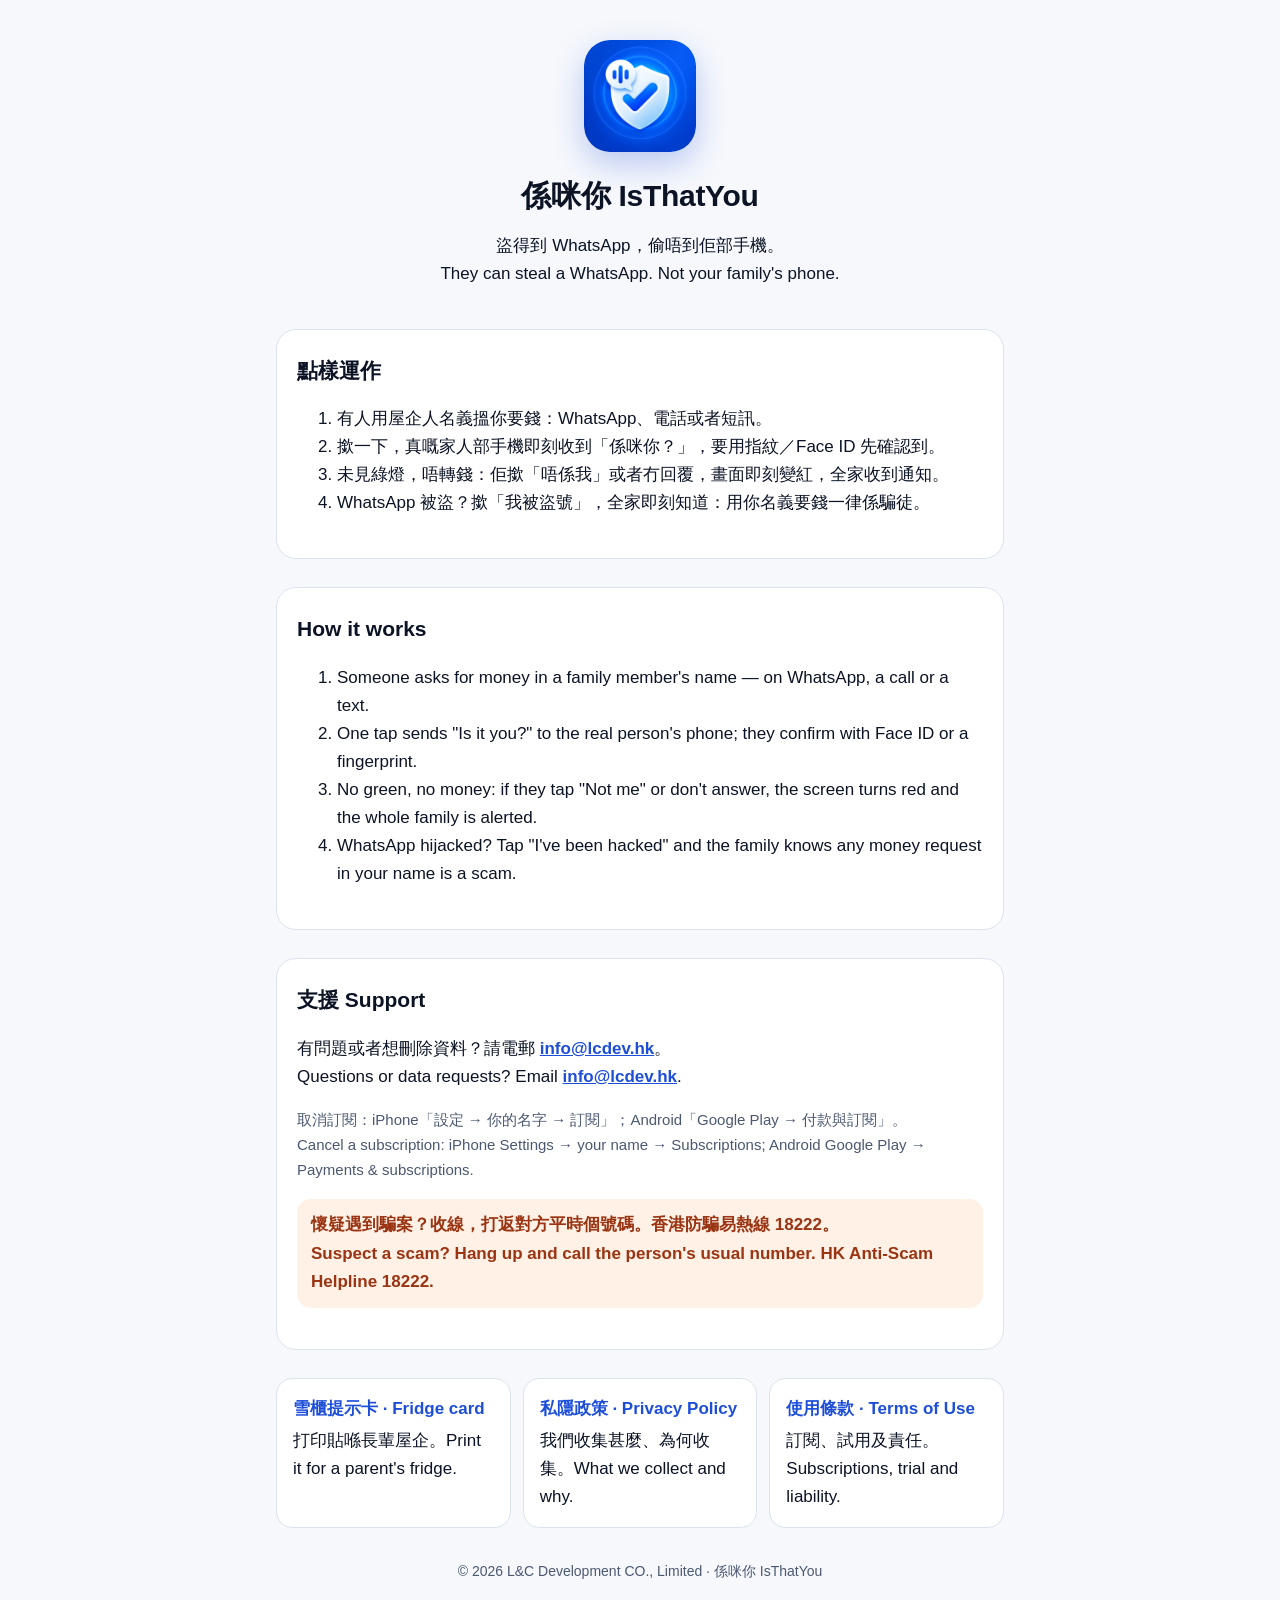
<file: index.html>
<!doctype html>
<html lang="zh-HK">
<head>
<meta charset="utf-8">
<meta name="viewport" content="width=device-width, initial-scale=1">
<title>係咪你 IsThatYou · 支援 Support</title>
<meta name="description" content="係咪你 IsThatYou — 盜得到 WhatsApp，偷唔到佢部手機。一撳問真嘅屋企人：未見綠燈，唔轉錢。Stop WhatsApp-hijack and voice-clone scams with one tap.">
<link rel="icon" href="assets/favicon.png">
<link rel="stylesheet" href="assets/site.css">
</head>
<body>
<div class="wrap">
  <div class="hero">
    <img src="assets/icon.png" alt="係咪你 IsThatYou">
    <h1 style="margin-top:16px">係咪你 IsThatYou</h1>
    <p>盜得到 WhatsApp，偷唔到佢部手機。<br>They can steal a WhatsApp. Not your family's phone.</p>
  </div>

  <section class="doc" lang="zh-HK">
    <h2 style="margin-top:0">點樣運作</h2>
    <ol>
      <li>有人用屋企人名義搵你要錢：WhatsApp、電話或者短訊。</li>
      <li>撳一下，真嘅家人部手機即刻收到「係咪你？」，要用指紋／Face ID 先確認到。</li>
      <li>未見綠燈，唔轉錢：佢撳「唔係我」或者冇回覆，畫面即刻變紅，全家收到通知。</li>
      <li>WhatsApp 被盜？撳「我被盜號」，全家即刻知道：用你名義要錢一律係騙徒。</li>
    </ol>
  </section>

  <section class="doc" lang="en">
    <h2 style="margin-top:0">How it works</h2>
    <ol>
      <li>Someone asks for money in a family member's name — on WhatsApp, a call or a text.</li>
      <li>One tap sends "Is it you?" to the real person's phone; they confirm with Face ID or a fingerprint.</li>
      <li>No green, no money: if they tap "Not me" or don't answer, the screen turns red and the whole family is alerted.</li>
      <li>WhatsApp hijacked? Tap "I've been hacked" and the family knows any money request in your name is a scam.</li>
    </ol>
  </section>

  <section class="doc">
    <h2 style="margin-top:0">支援 Support</h2>
    <p>有問題或者想刪除資料？請電郵 <strong><a href="mailto:info@lcdev.hk">info@lcdev.hk</a></strong>。<br>Questions or data requests? Email <strong><a href="mailto:info@lcdev.hk">info@lcdev.hk</a></strong>.</p>
    <p class="muted">取消訂閱：iPhone「設定 → 你的名字 → 訂閱」；Android「Google Play → 付款與訂閱」。<br>Cancel a subscription: iPhone Settings → your name → Subscriptions; Android Google Play → Payments &amp; subscriptions.</p>
    <p class="note">懷疑遇到騙案？收線，打返對方平時個號碼。香港防騙易熱線 18222。<br>Suspect a scam? Hang up and call the person's usual number. HK Anti-Scam Helpline 18222.</p>
  </section>

  <div class="cards">
    <a href="card.html"><strong>雪櫃提示卡 · Fridge card</strong>打印貼喺長輩屋企。Print it for a parent's fridge.</a>
    <a href="privacy.html"><strong>私隱政策 · Privacy Policy</strong>我們收集甚麼、為何收集。What we collect and why.</a>
    <a href="terms.html"><strong>使用條款 · Terms of Use</strong>訂閱、試用及責任。Subscriptions, trial and liability.</a>
  </div>

  <footer>© 2026 L&amp;C Development CO., Limited · 係咪你 IsThatYou</footer>
</div>
</body>
</html>
</file>
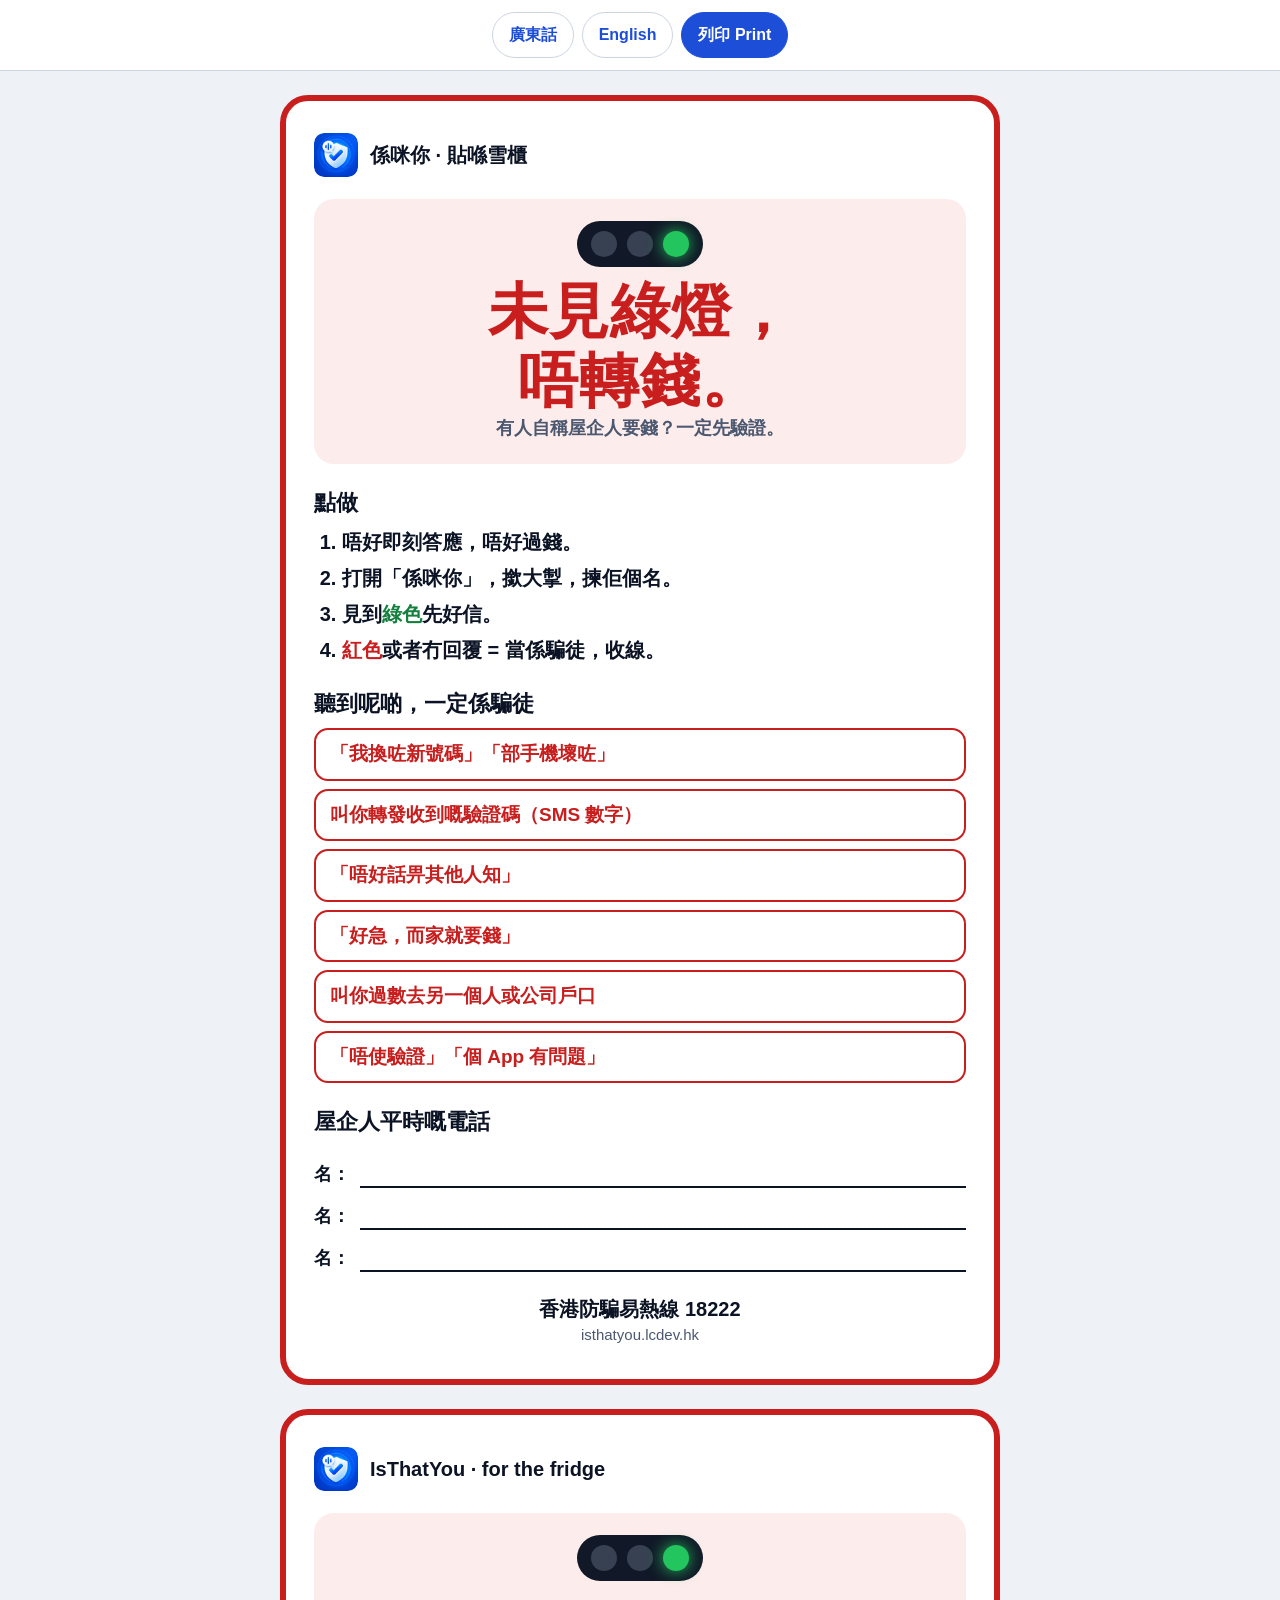
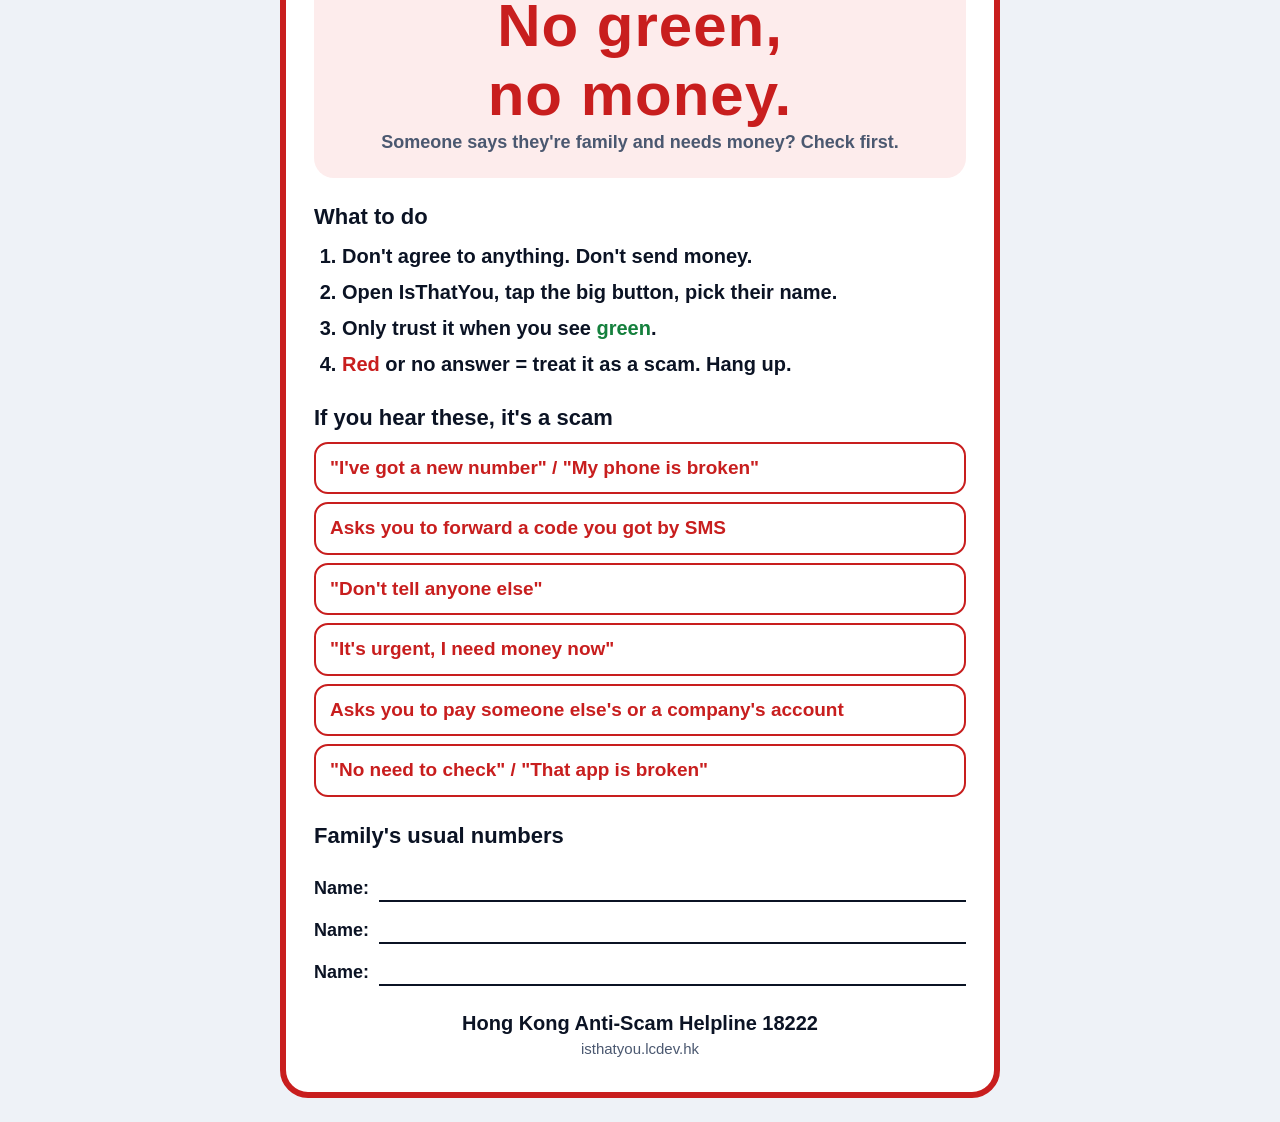
<file: card.html>
<!doctype html>
<html lang="zh-HK">
<head>
<meta charset="utf-8">
<meta name="viewport" content="width=device-width, initial-scale=1">
<title>雪櫃提示卡 Fridge card · 係咪你 IsThatYou</title>
<meta name="description" content="打印貼喺雪櫃：未見綠燈，唔轉錢。Print for the fridge: No green, no money.">
<link rel="icon" href="assets/favicon.png">
<style>
  :root { color-scheme: light; --red: #c81e1e; --red-soft: #fdecec; --green: #15803d; --ink: #0b1324; --muted: #4b5870; --line: #cbd5e1; }
  * { box-sizing: border-box; }
  body { margin: 0; background: #eef2f7; color: var(--ink); font: 18px/1.5 -apple-system, BlinkMacSystemFont, "Segoe UI", "PingFang HK", "Noto Sans HK", "Microsoft JhengHei", Roboto, sans-serif; }
  .bar { position: sticky; top: 0; display: flex; gap: 8px; justify-content: center; flex-wrap: wrap; padding: 12px 16px; background: #fff; border-bottom: 1px solid var(--line); z-index: 1; }
  .bar a, .bar button { font: inherit; font-size: 16px; font-weight: 700; padding: 10px 16px; border-radius: 999px; border: 1px solid var(--line); background: #fff; color: #1d4ed8; text-decoration: none; cursor: pointer; }
  .bar button { background: #1d4ed8; border-color: #1d4ed8; color: #fff; }
  .card { width: min(100% - 32px, 720px); margin: 24px auto; background: #fff; border: 6px solid var(--red); border-radius: 28px; padding: 32px 28px; display: grid; gap: 22px; }
  .brand { display: flex; align-items: center; gap: 12px; font-weight: 800; font-size: 20px; }
  .brand img { width: 44px; height: 44px; border-radius: 10px; }
  .rule { text-align: center; background: var(--red-soft); border-radius: 20px; padding: 22px 12px; }
  .light { display: inline-flex; gap: 10px; padding: 10px 14px; background: #111827; border-radius: 999px; margin-bottom: 10px; }
  .light i { width: 26px; height: 26px; border-radius: 50%; background: #374151; }
  .light i.on { background: #22c55e; box-shadow: 0 0 16px #22c55e; }
  .rule strong { display: block; color: var(--red); font-size: clamp(34px, 8vw, 60px); line-height: 1.15; letter-spacing: 1px; }
  .rule span { color: var(--muted); font-weight: 600; }
  h2 { margin: 0 0 8px; font-size: 22px; }
  ol { margin: 0; padding-left: 1.4em; display: grid; gap: 6px; font-size: 20px; font-weight: 600; }
  ol b.g { color: var(--green); }
  ol b.r { color: var(--red); }
  ul.flags { margin: 0; padding: 0; list-style: none; display: grid; gap: 8px; }
  ul.flags li { padding: 10px 14px; border-radius: 14px; border: 2px solid var(--red); color: var(--red); font-weight: 700; font-size: 19px; }
  .phones { display: grid; gap: 14px; }
  .phones div { display: flex; gap: 10px; align-items: flex-end; font-weight: 700; }
  .phones div span { flex: 1; border-bottom: 2px solid var(--ink); height: 28px; }
  .hotline { text-align: center; font-weight: 800; font-size: 20px; }
  .hotline small { display: block; font-weight: 500; color: var(--muted); font-size: 15px; }
  .hidden { display: none; }
  @media print {
    @page { size: A4; margin: 10mm; }
    body { background: #fff; font-size: 16px; }
    .bar { display: none; }
    /* One A4 page per language. */
    .card { width: 100%; margin: 0; border-width: 5px; border-radius: 22px; padding: 18px 22px; gap: 12px; break-after: page; break-inside: avoid; }
    .card:last-of-type { break-after: auto; }
    .brand { font-size: 17px; }
    .brand img { width: 34px; height: 34px; }
    .rule { padding: 12px; }
    .rule strong { font-size: 54px; }
    .light { margin-bottom: 4px; padding: 7px 12px; }
    .light i { width: 20px; height: 20px; }
    .light i.on { box-shadow: none; }
    h2 { font-size: 18px; margin-bottom: 6px; }
    ol { font-size: 17px; gap: 2px; }
    ul.flags { grid-template-columns: 1fr 1fr; gap: 6px; }
    ul.flags li { font-size: 15px; padding: 7px 10px; border-radius: 10px; }
    .phones { gap: 8px; }
    .hotline { font-size: 17px; }
    * { -webkit-print-color-adjust: exact; print-color-adjust: exact; }
  }
</style>
</head>
<body>
<nav class="bar">
  <a href="#zh-HK">廣東話</a>
  <a href="#en">English</a>
  <button type="button" onclick="window.print()">列印 Print</button>
</nav>

<section class="card" id="zh-HK" lang="zh-HK">
  <div class="brand"><img src="assets/icon.png" alt="">係咪你 · 貼喺雪櫃</div>
  <div class="rule">
    <div class="light" aria-hidden="true"><i></i><i></i><i class="on"></i></div>
    <strong>未見綠燈，<br>唔轉錢。</strong>
    <span>有人自稱屋企人要錢？一定先驗證。</span>
  </div>
  <div>
    <h2>點做</h2>
    <ol>
      <li>唔好即刻答應，唔好過錢。</li>
      <li>打開「係咪你」，撳大掣，揀佢個名。</li>
      <li>見到<b class="g">綠色</b>先好信。</li>
      <li><b class="r">紅色</b>或者冇回覆 = 當係騙徒，收線。</li>
    </ol>
  </div>
  <div>
    <h2>聽到呢啲，一定係騙徒</h2>
    <ul class="flags">
      <li>「我換咗新號碼」「部手機壞咗」</li>
      <li>叫你轉發收到嘅驗證碼（SMS 數字）</li>
      <li>「唔好話畀其他人知」</li>
      <li>「好急，而家就要錢」</li>
      <li>叫你過數去另一個人或公司戶口</li>
      <li>「唔使驗證」「個 App 有問題」</li>
    </ul>
  </div>
  <div class="phones">
    <h2>屋企人平時嘅電話</h2>
    <div>名：<span></span></div>
    <div>名：<span></span></div>
    <div>名：<span></span></div>
  </div>
  <div class="hotline">香港防騙易熱線 18222<small>isthatyou.lcdev.hk</small></div>
</section>

<section class="card" id="en" lang="en">
  <div class="brand"><img src="assets/icon.png" alt="">IsThatYou · for the fridge</div>
  <div class="rule">
    <div class="light" aria-hidden="true"><i></i><i></i><i class="on"></i></div>
    <strong>No green,<br>no money.</strong>
    <span>Someone says they're family and needs money? Check first.</span>
  </div>
  <div>
    <h2>What to do</h2>
    <ol>
      <li>Don't agree to anything. Don't send money.</li>
      <li>Open IsThatYou, tap the big button, pick their name.</li>
      <li>Only trust it when you see <b class="g">green</b>.</li>
      <li><b class="r">Red</b> or no answer = treat it as a scam. Hang up.</li>
    </ol>
  </div>
  <div>
    <h2>If you hear these, it's a scam</h2>
    <ul class="flags">
      <li>"I've got a new number" / "My phone is broken"</li>
      <li>Asks you to forward a code you got by SMS</li>
      <li>"Don't tell anyone else"</li>
      <li>"It's urgent, I need money now"</li>
      <li>Asks you to pay someone else's or a company's account</li>
      <li>"No need to check" / "That app is broken"</li>
    </ul>
  </div>
  <div class="phones">
    <h2>Family's usual numbers</h2>
    <div>Name: <span></span></div>
    <div>Name: <span></span></div>
    <div>Name: <span></span></div>
  </div>
  <div class="hotline">Hong Kong Anti-Scam Helpline 18222<small>isthatyou.lcdev.hk</small></div>
</section>

<script>
  // #zh-HK or #en shows (and prints) just that card; no hash shows both.
  function pick() {
    var lang = location.hash.slice(1);
    var known = lang === "zh-HK" || lang === "en";
    document.querySelectorAll(".card").forEach(function (card) {
      card.classList.toggle("hidden", known && card.id !== lang);
    });
    if (lang === "en") document.documentElement.lang = "en";
    window.scrollTo(0, 0);
  }
  window.addEventListener("hashchange", pick);
  pick();
</script>
</body>
</html>
</file>
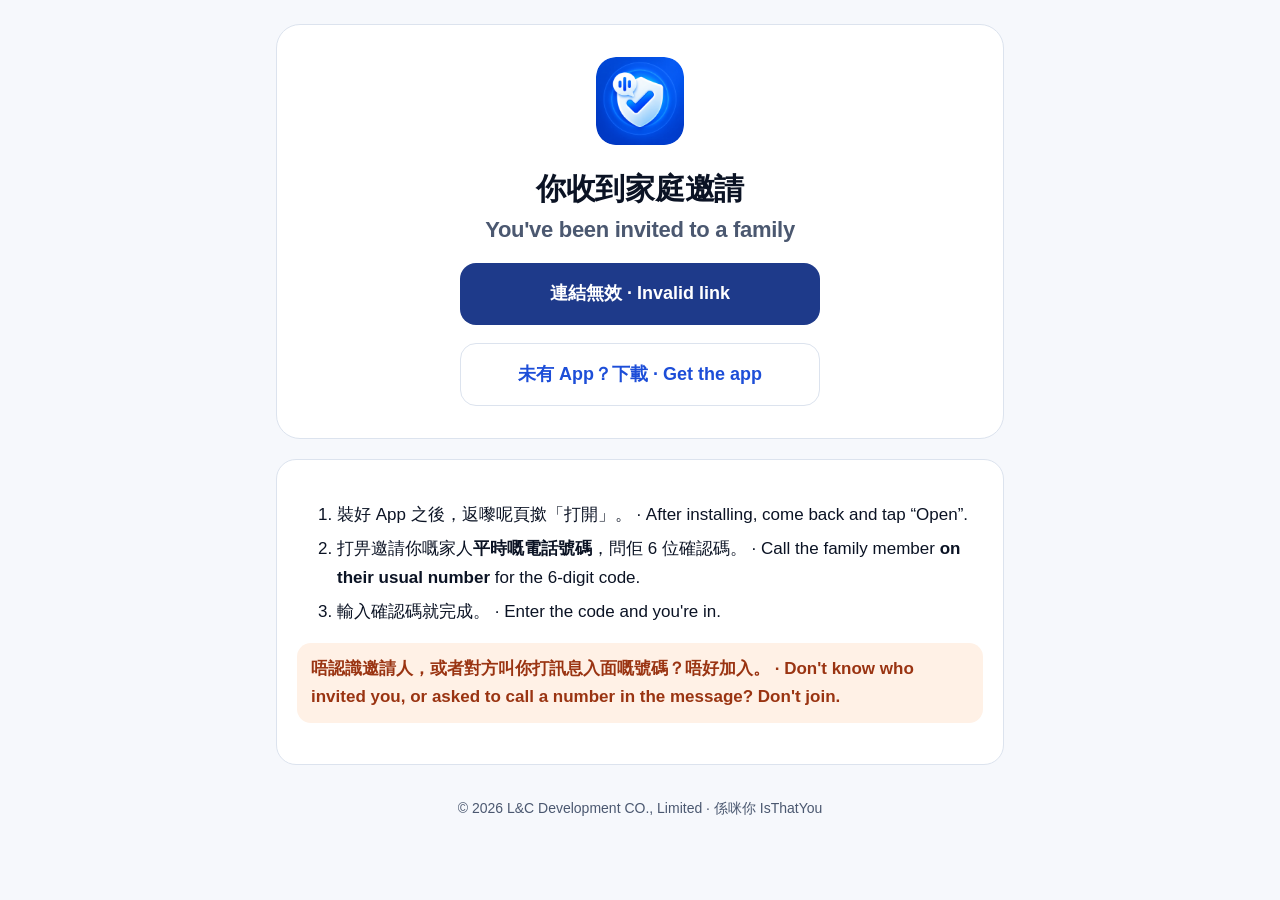
<file: j.html>
<!doctype html>
<html lang="zh-HK">
<head>
<meta charset="utf-8">
<meta name="viewport" content="width=device-width, initial-scale=1">
<meta name="robots" content="noindex">
<title>家庭邀請 Family invite · 係咪你 IsThatYou</title>
<meta property="og:title" content="係咪你 · 家庭邀請 Family invite">
<meta property="og:description" content="打開 App，再打畀邀請人問 6 位確認碼。 · Open the app, then call the inviter for the 6-digit code.">
<meta property="og:image" content="https://isthatyou.lcdev.hk/assets/icon.png">
<link rel="icon" href="assets/favicon.png">
<link rel="stylesheet" href="assets/site.css">
<style>
  .invite { text-align: center; background: var(--card); border: 1px solid var(--border); border-radius: 24px; padding: 32px 20px; margin-bottom: 20px; }
  .invite img { width: 88px; height: 88px; border-radius: 20px; }
  .btn { display: block; margin: 18px auto 0; max-width: 360px; padding: 16px; border-radius: 16px; font-weight: 700; font-size: 18px; text-decoration: none; }
  .primary { background: #1E3A8A; color: #fff; }
  .secondary { border: 1px solid var(--border); color: var(--brand); }
  ol li { margin: 6px 0; }
</style>
</head>
<body>
<div class="wrap">
  <section class="invite">
    <img src="assets/icon.png" alt="">
    <h1 style="margin-top:16px">你收到家庭邀請<br><span style="font-size:22px;color:var(--muted)">You've been invited to a family</span></h1>
    <a id="open" class="btn primary" href="#">用「係咪你」打開 · Open in IsThatYou</a>
    <a class="btn secondary" href="https://apps.apple.com/app/id6817613883">未有 App？下載 · Get the app</a>
  </section>
  <section class="doc">
    <ol>
      <li>裝好 App 之後，返嚟呢頁撳「打開」。 · After installing, come back and tap “Open”.</li>
      <li>打畀邀請你嘅家人<strong>平時嘅電話號碼</strong>，問佢 6 位確認碼。 · Call the family member <strong>on their usual number</strong> for the 6-digit code.</li>
      <li>輸入確認碼就完成。 · Enter the code and you're in.</li>
    </ol>
    <p class="note">唔認識邀請人，或者對方叫你打訊息入面嘅號碼？唔好加入。 · Don't know who invited you, or asked to call a number in the message? Don't join.</p>
  </section>
  <footer>© 2026 L&amp;C Development CO., Limited · 係咪你 IsThatYou</footer>
</div>
<script>
  // Token stays in the #fragment (never sent to the web server).
  var token = location.hash.slice(1);
  var open = document.getElementById("open");
  if (/^[0-9a-f]{32}$/i.test(token)) {
    open.href = "isthatyou://join?t=" + token + "&r=1";
  } else {
    open.textContent = "連結無效 · Invalid link";
    open.removeAttribute("href");
  }
</script>
</body>
</html>
</file>
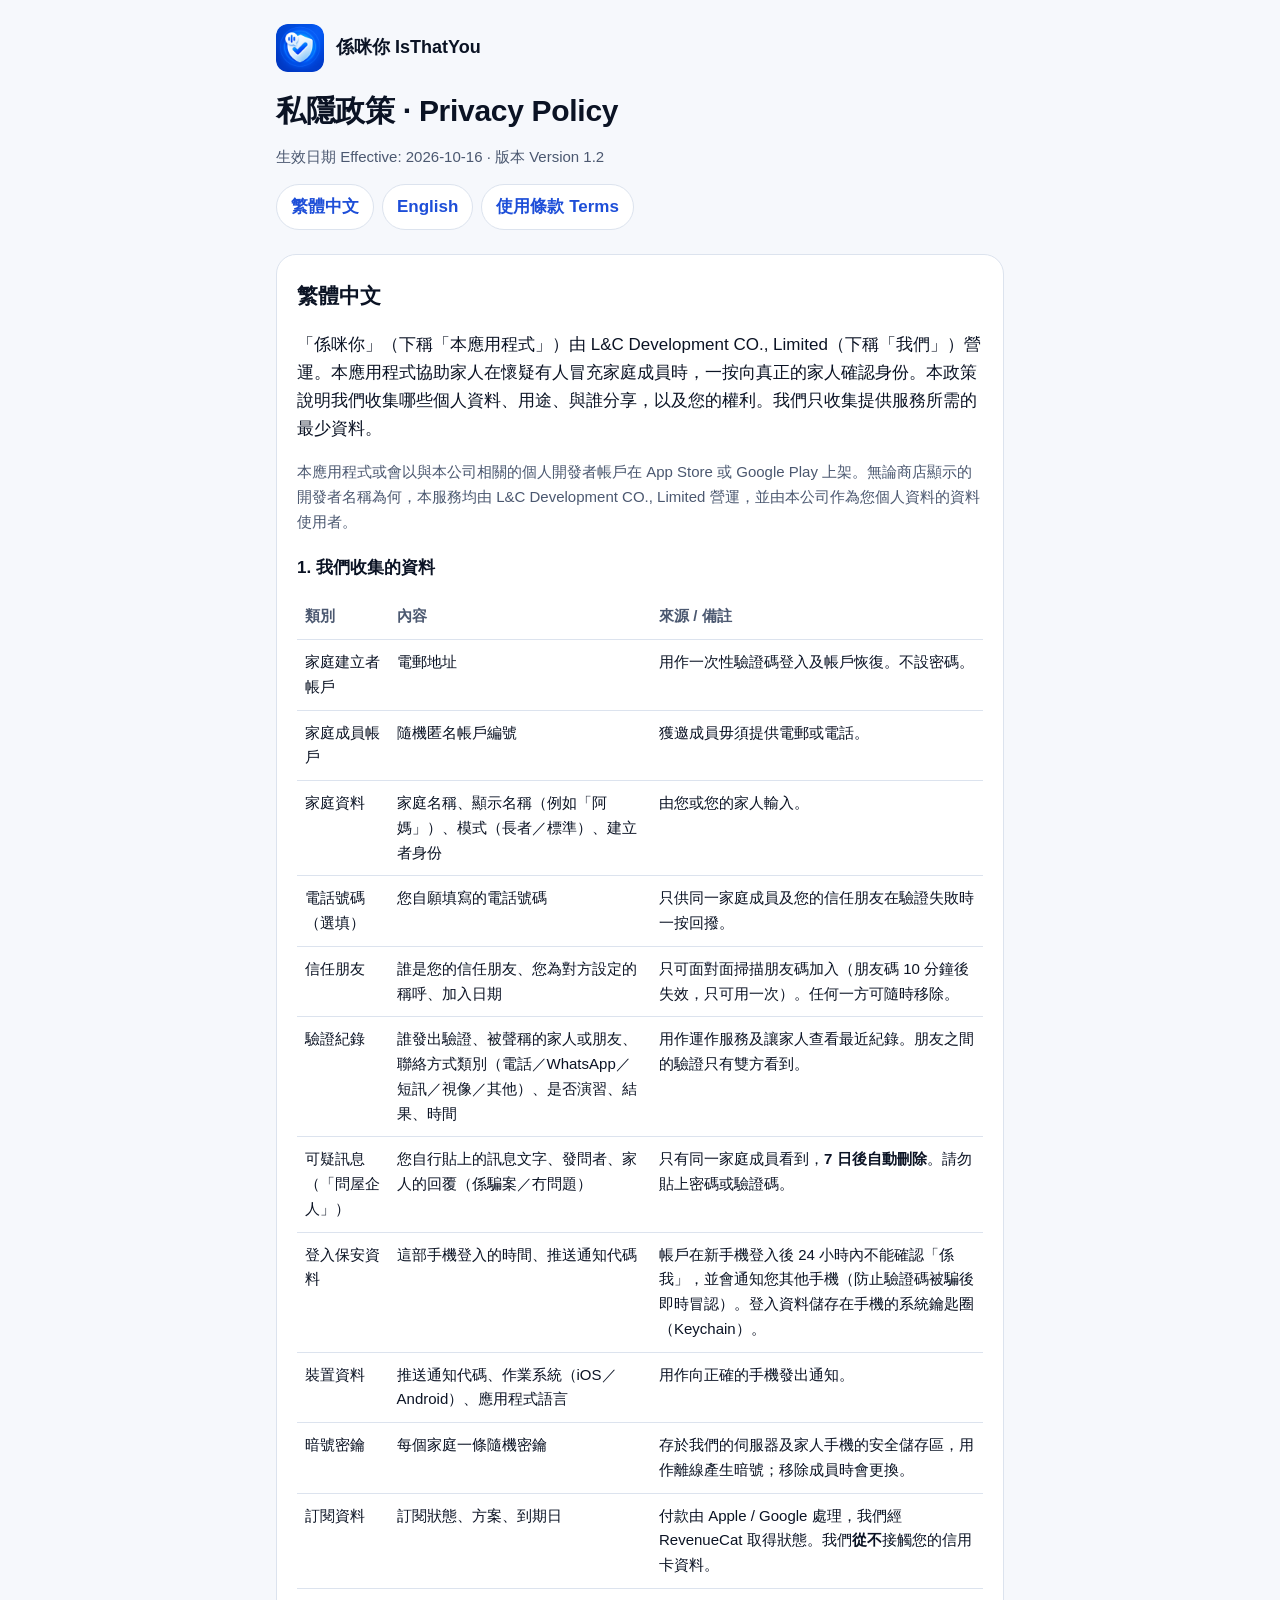
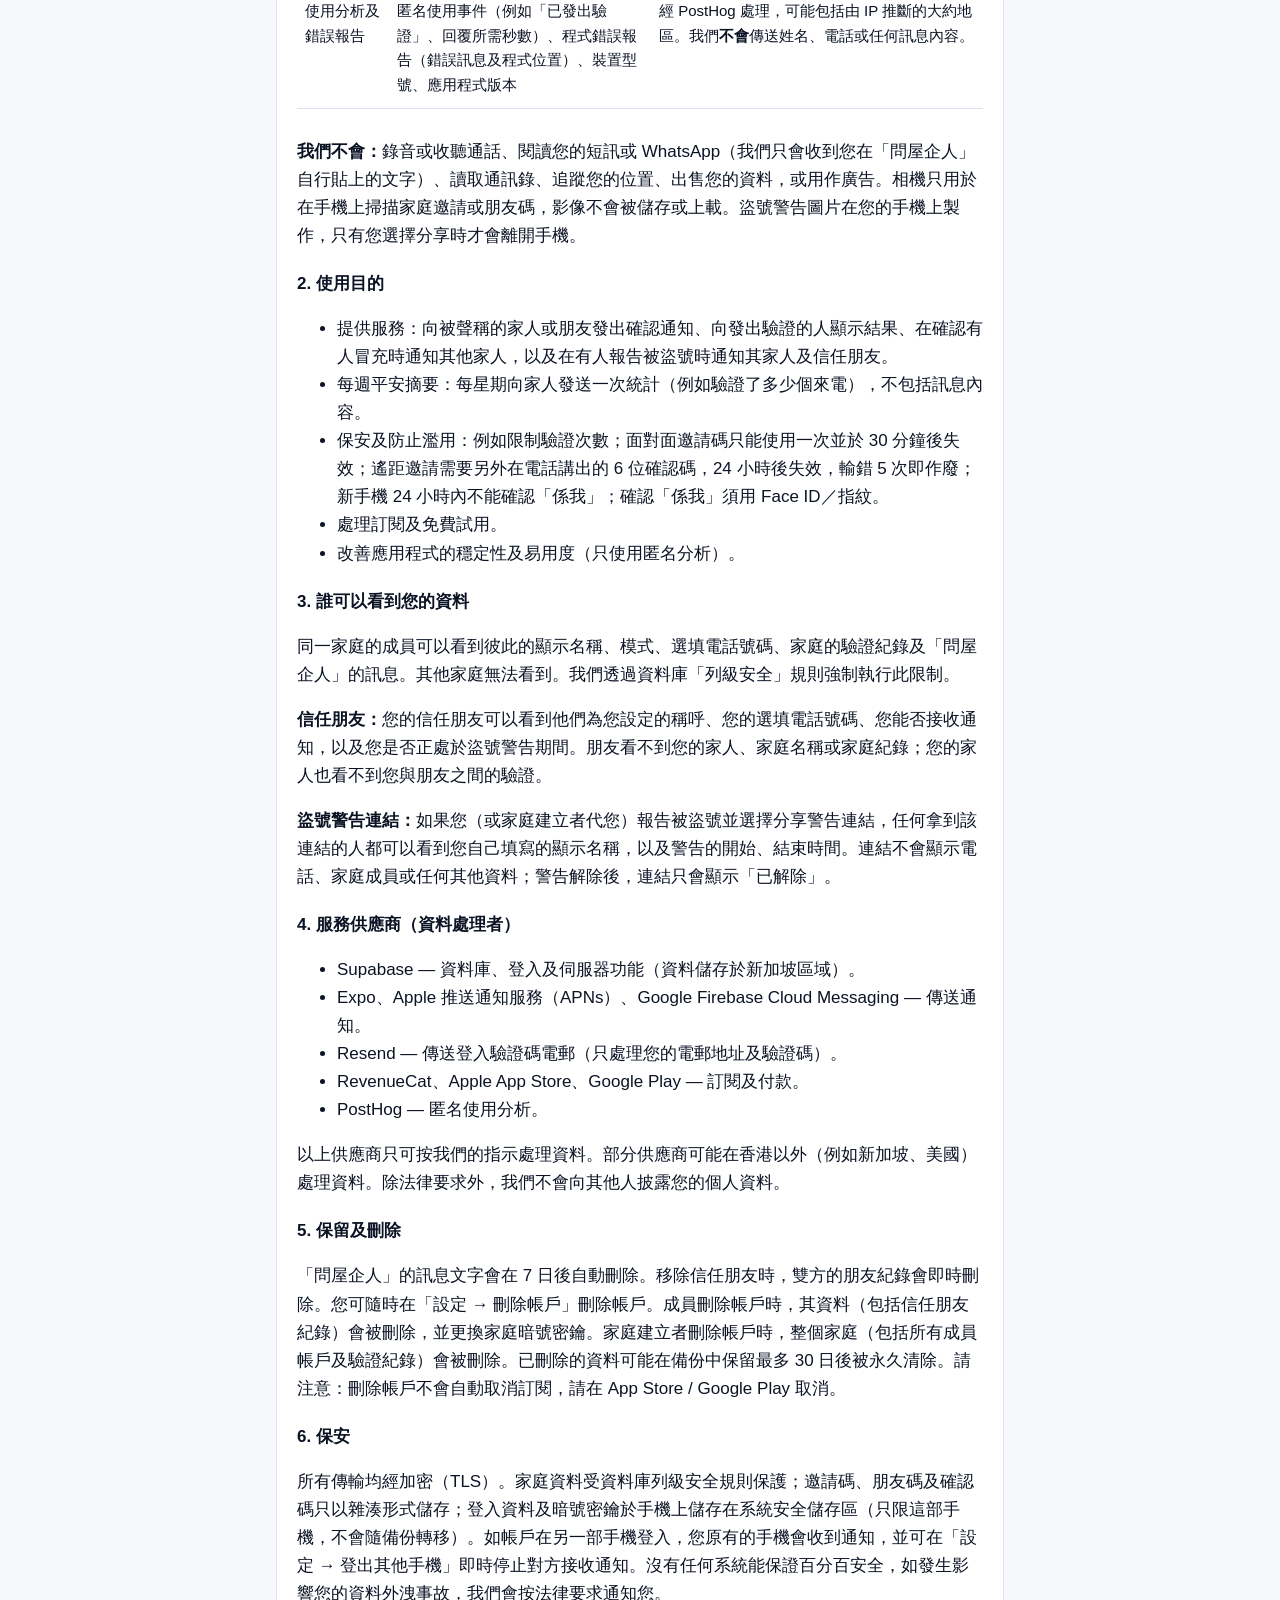
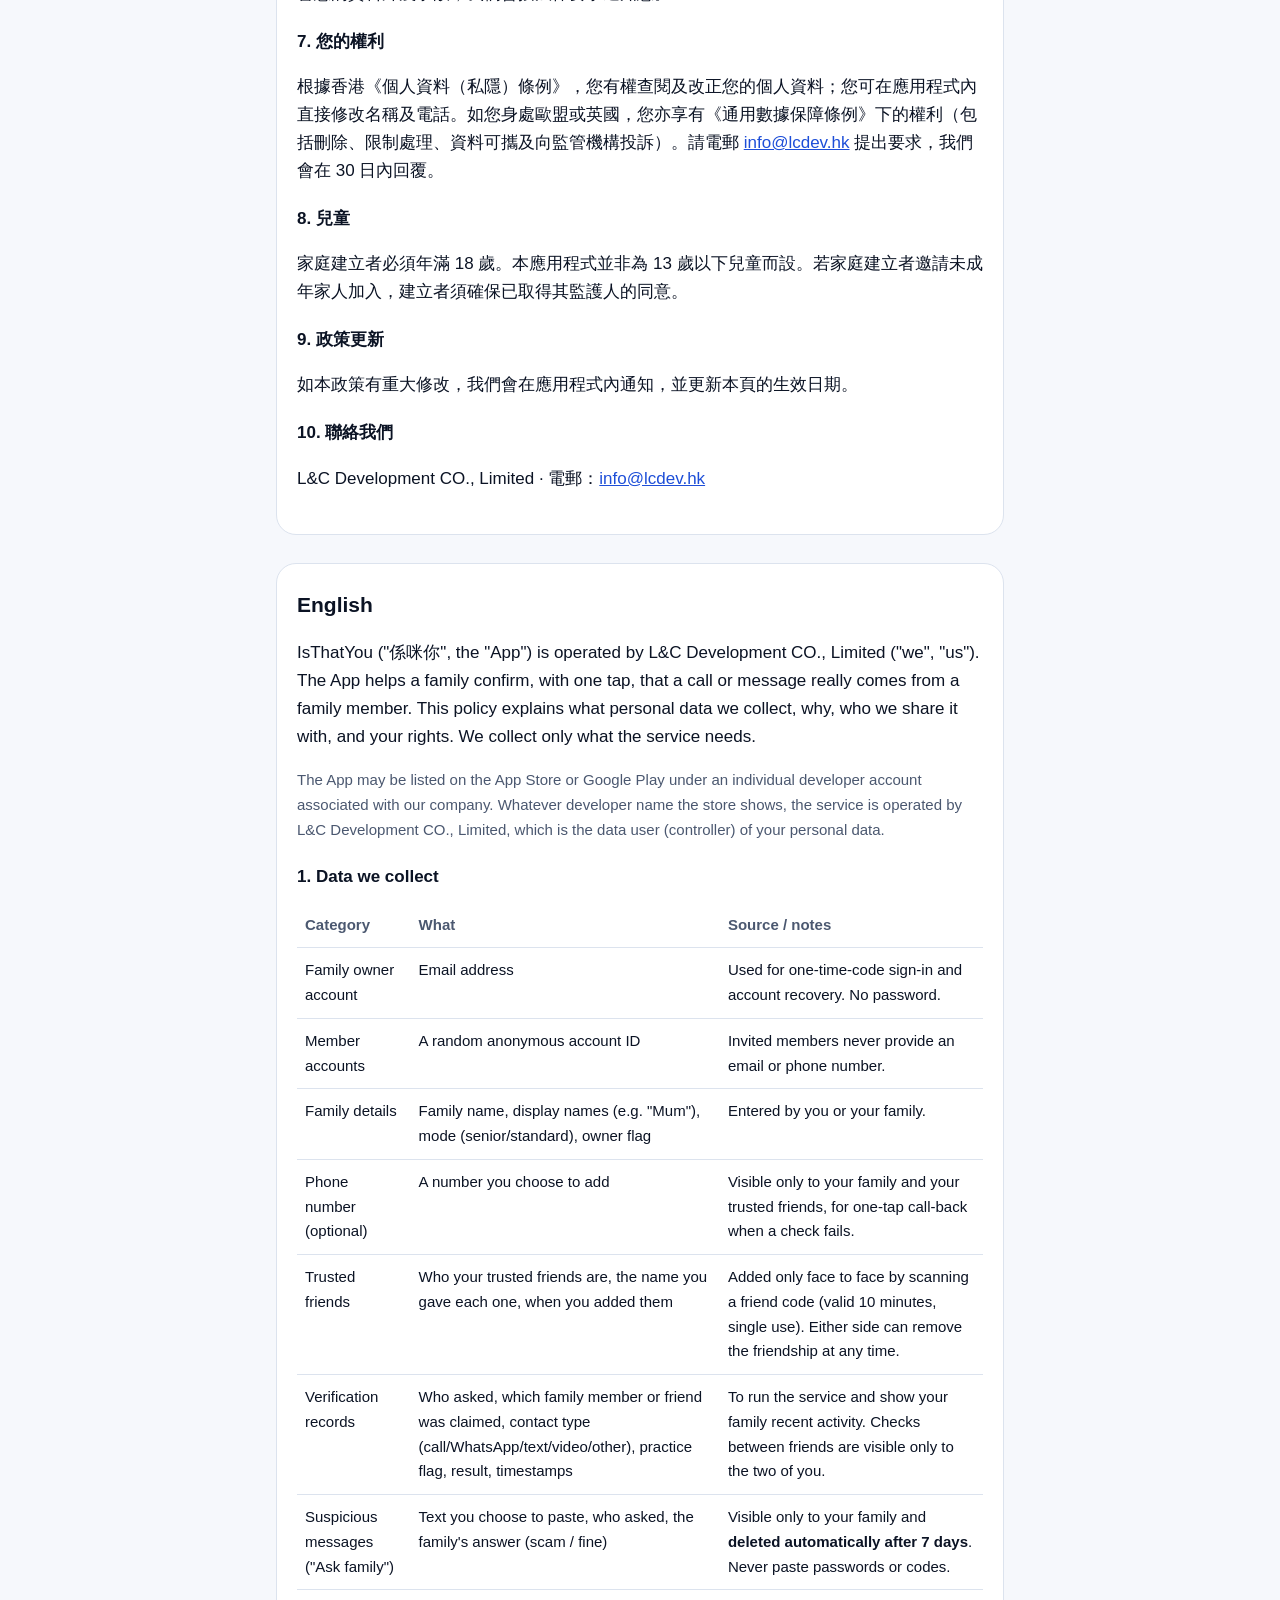
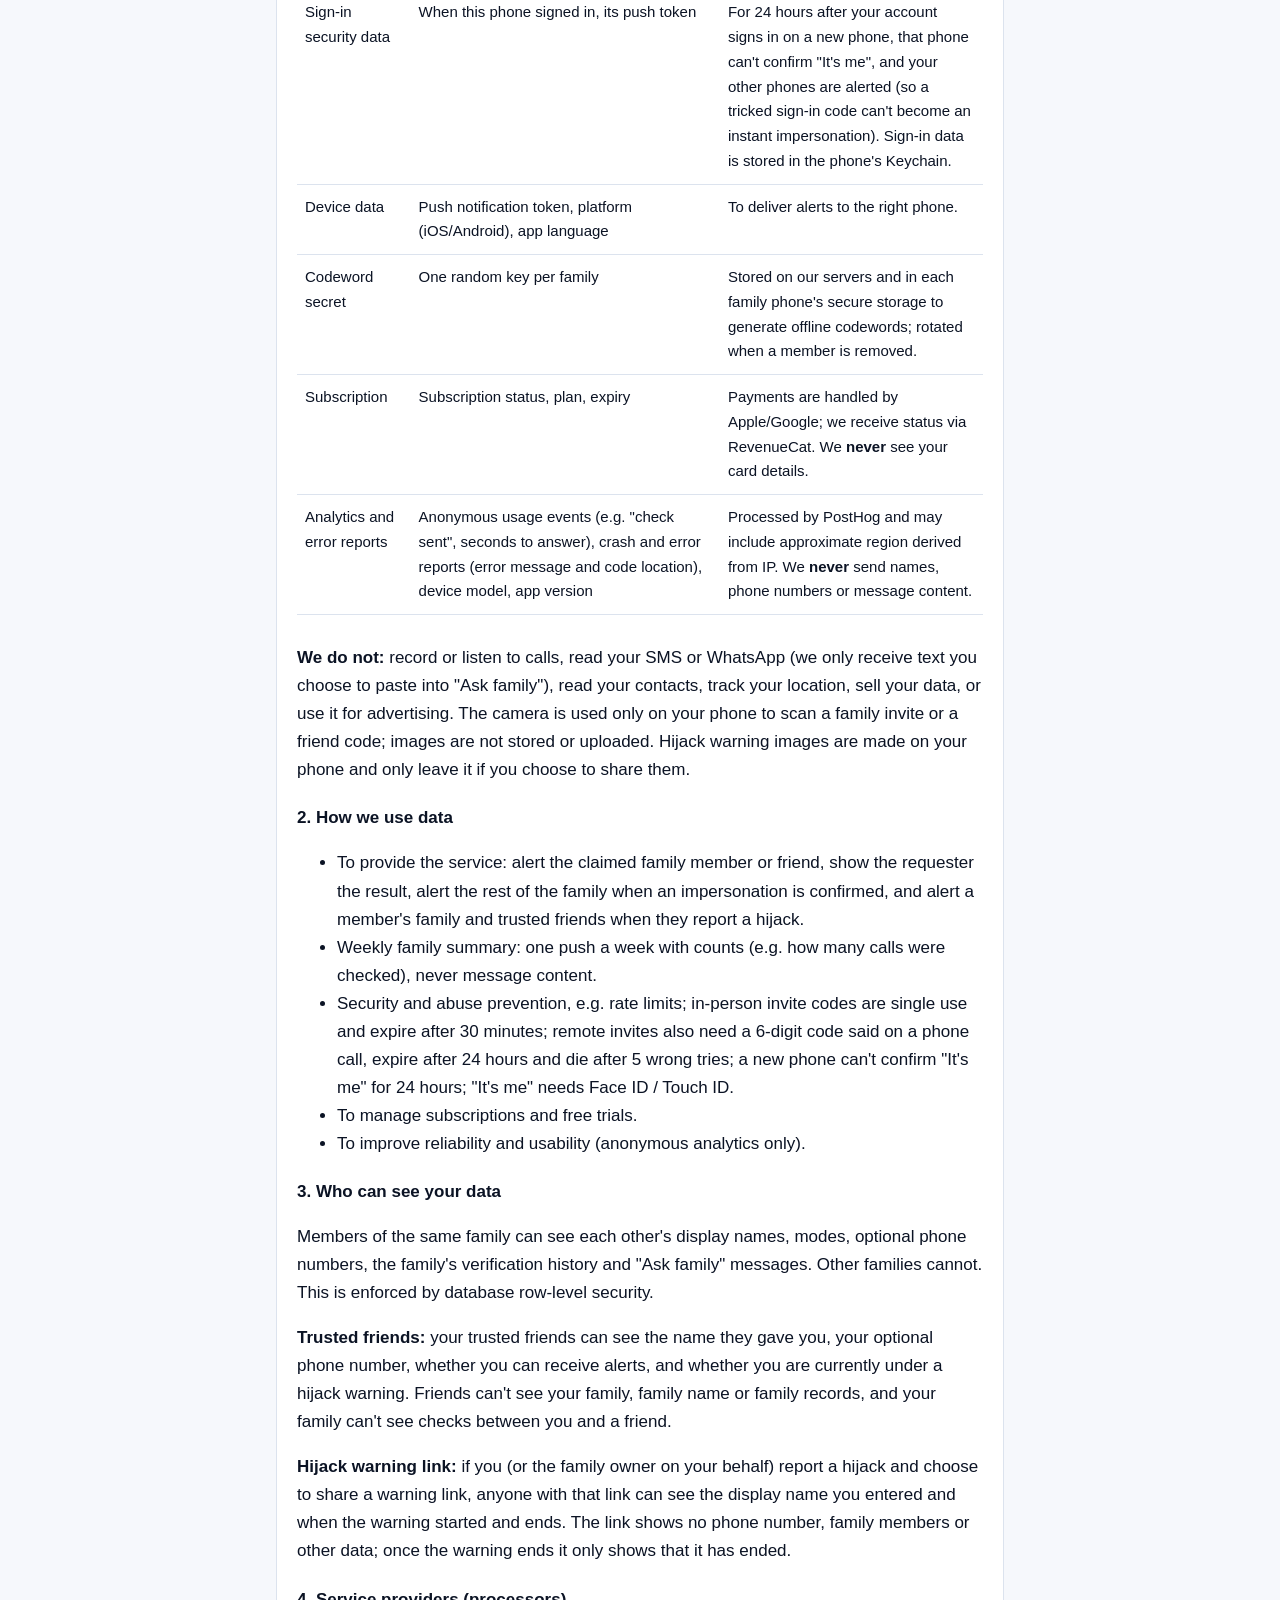
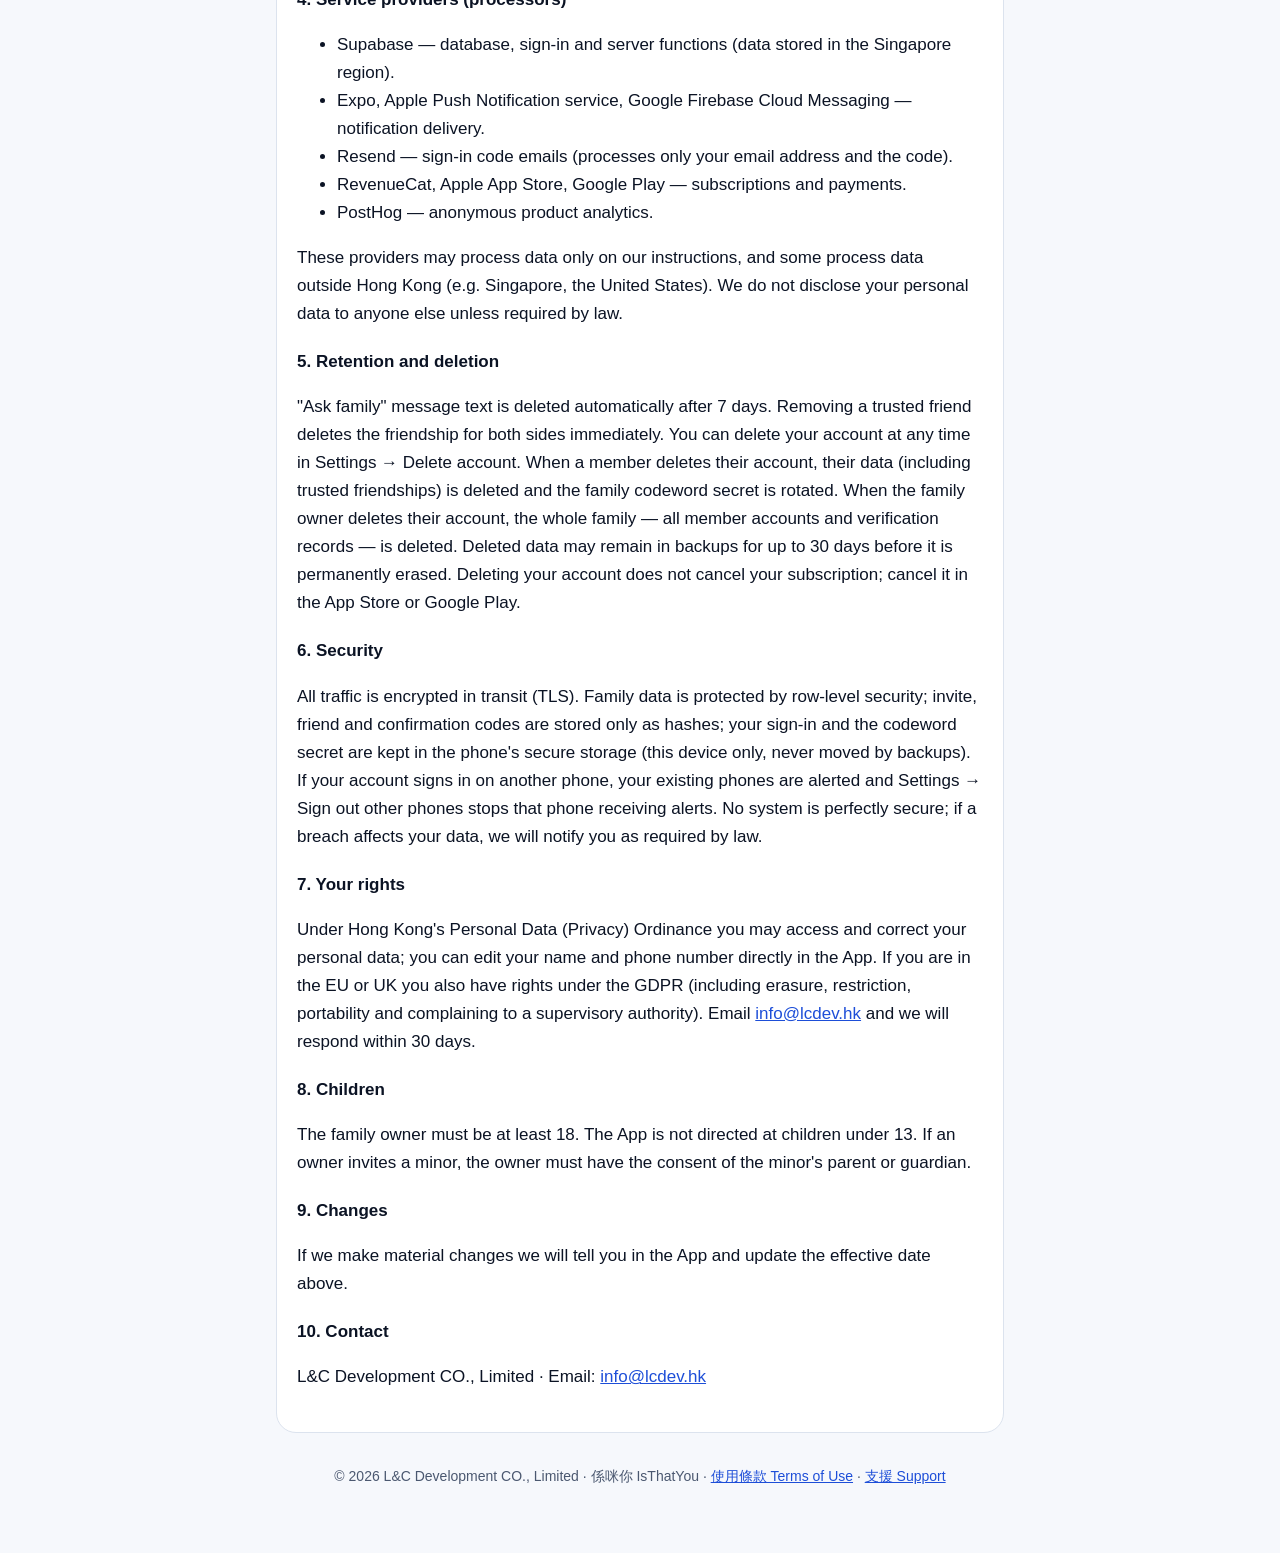
<file: privacy.html>
<!doctype html>
<html lang="zh-HK">
<head>
<meta charset="utf-8">
<meta name="viewport" content="width=device-width, initial-scale=1">
<title>私隱政策 Privacy Policy · 係咪你 IsThatYou</title>
<meta name="description" content="係咪你 IsThatYou 私隱政策 — 我們收集甚麼資料、為何收集、如何保護。Privacy Policy for the IsThatYou family anti-scam app.">
<link rel="icon" href="assets/favicon.png">
<link rel="stylesheet" href="assets/site.css">
</head>
<body>
<div class="wrap">
  <header class="top"><img src="assets/icon.png" alt=""><a href="./">係咪你 IsThatYou</a></header>
  <h1>私隱政策 · Privacy Policy</h1>
  <p class="muted">生效日期 Effective: 2026-10-16 · 版本 Version 1.2</p>
  <nav class="lang" aria-label="Language"><a href="#zh-HK">繁體中文</a><a href="#en">English</a><a href="terms.html">使用條款 Terms</a></nav>

  <!-- ─────────────────────────── 繁體中文 ─────────────────────────── -->
  <section class="doc" id="zh-HK" lang="zh-HK">
    <h2 style="margin-top:0">繁體中文</h2>
    <p>「係咪你」（下稱「本應用程式」）由 L&amp;C Development CO., Limited（下稱「我們」）營運。本應用程式協助家人在懷疑有人冒充家庭成員時，一按向真正的家人確認身份。本政策說明我們收集哪些個人資料、用途、與誰分享，以及您的權利。我們只收集提供服務所需的最少資料。</p>
    <p class="muted">本應用程式或會以與本公司相關的個人開發者帳戶在 App Store 或 Google Play 上架。無論商店顯示的開發者名稱為何，本服務均由 L&amp;C Development CO., Limited 營運，並由本公司作為您個人資料的資料使用者。</p>

    <h3>1. 我們收集的資料</h3>
    <div class="table-scroll"><table>
      <tr><th>類別</th><th>內容</th><th>來源 / 備註</th></tr>
      <tr><td>家庭建立者帳戶</td><td>電郵地址</td><td>用作一次性驗證碼登入及帳戶恢復。不設密碼。</td></tr>
      <tr><td>家庭成員帳戶</td><td>隨機匿名帳戶編號</td><td>獲邀成員毋須提供電郵或電話。</td></tr>
      <tr><td>家庭資料</td><td>家庭名稱、顯示名稱（例如「阿媽」）、模式（長者／標準）、建立者身份</td><td>由您或您的家人輸入。</td></tr>
      <tr><td>電話號碼（選填）</td><td>您自願填寫的電話號碼</td><td>只供同一家庭成員及您的信任朋友在驗證失敗時一按回撥。</td></tr>
      <tr><td>信任朋友</td><td>誰是您的信任朋友、您為對方設定的稱呼、加入日期</td><td>只可面對面掃描朋友碼加入（朋友碼 10 分鐘後失效，只可用一次）。任何一方可隨時移除。</td></tr>
      <tr><td>驗證紀錄</td><td>誰發出驗證、被聲稱的家人或朋友、聯絡方式類別（電話／WhatsApp／短訊／視像／其他）、是否演習、結果、時間</td><td>用作運作服務及讓家人查看最近紀錄。朋友之間的驗證只有雙方看到。</td></tr>
      <tr><td>可疑訊息（「問屋企人」）</td><td>您自行貼上的訊息文字、發問者、家人的回覆（係騙案／冇問題）</td><td>只有同一家庭成員看到，<strong>7 日後自動刪除</strong>。請勿貼上密碼或驗證碼。</td></tr>
      <tr><td>登入保安資料</td><td>這部手機登入的時間、推送通知代碼</td><td>帳戶在新手機登入後 24 小時內不能確認「係我」，並會通知您其他手機（防止驗證碼被騙後即時冒認）。登入資料儲存在手機的系統鑰匙圈（Keychain）。</td></tr>
      <tr><td>裝置資料</td><td>推送通知代碼、作業系統（iOS／Android）、應用程式語言</td><td>用作向正確的手機發出通知。</td></tr>
      <tr><td>暗號密鑰</td><td>每個家庭一條隨機密鑰</td><td>存於我們的伺服器及家人手機的安全儲存區，用作離線產生暗號；移除成員時會更換。</td></tr>
      <tr><td>訂閱資料</td><td>訂閱狀態、方案、到期日</td><td>付款由 Apple / Google 處理，我們經 RevenueCat 取得狀態。我們<strong>從不</strong>接觸您的信用卡資料。</td></tr>
      <tr><td>使用分析及錯誤報告</td><td>匿名使用事件（例如「已發出驗證」、回覆所需秒數）、程式錯誤報告（錯誤訊息及程式位置）、裝置型號、應用程式版本</td><td>經 PostHog 處理，可能包括由 IP 推斷的大約地區。我們<strong>不會</strong>傳送姓名、電話或任何訊息內容。</td></tr>
    </table></div>
    <p><strong>我們不會：</strong>錄音或收聽通話、閱讀您的短訊或 WhatsApp（我們只會收到您在「問屋企人」自行貼上的文字）、讀取通訊錄、追蹤您的位置、出售您的資料，或用作廣告。相機只用於在手機上掃描家庭邀請或朋友碼，影像不會被儲存或上載。盜號警告圖片在您的手機上製作，只有您選擇分享時才會離開手機。</p>

    <h3>2. 使用目的</h3>
    <ul>
      <li>提供服務：向被聲稱的家人或朋友發出確認通知、向發出驗證的人顯示結果、在確認有人冒充時通知其他家人，以及在有人報告被盜號時通知其家人及信任朋友。</li>
      <li>每週平安摘要：每星期向家人發送一次統計（例如驗證了多少個來電），不包括訊息內容。</li>
      <li>保安及防止濫用：例如限制驗證次數；面對面邀請碼只能使用一次並於 30 分鐘後失效；遙距邀請需要另外在電話講出的 6 位確認碼，24 小時後失效，輸錯 5 次即作廢；新手機 24 小時內不能確認「係我」；確認「係我」須用 Face ID／指紋。</li>
      <li>處理訂閱及免費試用。</li>
      <li>改善應用程式的穩定性及易用度（只使用匿名分析）。</li>
    </ul>

    <h3>3. 誰可以看到您的資料</h3>
    <p>同一家庭的成員可以看到彼此的顯示名稱、模式、選填電話號碼、家庭的驗證紀錄及「問屋企人」的訊息。其他家庭無法看到。我們透過資料庫「列級安全」規則強制執行此限制。</p>
    <p><strong>信任朋友：</strong>您的信任朋友可以看到他們為您設定的稱呼、您的選填電話號碼、您能否接收通知，以及您是否正處於盜號警告期間。朋友看不到您的家人、家庭名稱或家庭紀錄；您的家人也看不到您與朋友之間的驗證。</p>
    <p><strong>盜號警告連結：</strong>如果您（或家庭建立者代您）報告被盜號並選擇分享警告連結，任何拿到該連結的人都可以看到您自己填寫的顯示名稱，以及警告的開始、結束時間。連結不會顯示電話、家庭成員或任何其他資料；警告解除後，連結只會顯示「已解除」。</p>

    <h3>4. 服務供應商（資料處理者）</h3>
    <ul>
      <li>Supabase — 資料庫、登入及伺服器功能（資料儲存於新加坡區域）。</li>
      <li>Expo、Apple 推送通知服務（APNs）、Google Firebase Cloud Messaging — 傳送通知。</li>
      <li>Resend — 傳送登入驗證碼電郵（只處理您的電郵地址及驗證碼）。</li>
      <li>RevenueCat、Apple App Store、Google Play — 訂閱及付款。</li>
      <li>PostHog — 匿名使用分析。</li>
    </ul>
    <p>以上供應商只可按我們的指示處理資料。部分供應商可能在香港以外（例如新加坡、美國）處理資料。除法律要求外，我們不會向其他人披露您的個人資料。</p>

    <h3>5. 保留及刪除</h3>
    <p>「問屋企人」的訊息文字會在 7 日後自動刪除。移除信任朋友時，雙方的朋友紀錄會即時刪除。您可隨時在「設定 → 刪除帳戶」刪除帳戶。成員刪除帳戶時，其資料（包括信任朋友紀錄）會被刪除，並更換家庭暗號密鑰。家庭建立者刪除帳戶時，整個家庭（包括所有成員帳戶及驗證紀錄）會被刪除。已刪除的資料可能在備份中保留最多 30 日後被永久清除。請注意：刪除帳戶不會自動取消訂閱，請在 App Store / Google Play 取消。</p>

    <h3>6. 保安</h3>
    <p>所有傳輸均經加密（TLS）。家庭資料受資料庫列級安全規則保護；邀請碼、朋友碼及確認碼只以雜湊形式儲存；登入資料及暗號密鑰於手機上儲存在系統安全儲存區（只限這部手機，不會隨備份轉移）。如帳戶在另一部手機登入，您原有的手機會收到通知，並可在「設定 → 登出其他手機」即時停止對方接收通知。沒有任何系統能保證百分百安全，如發生影響您的資料外洩事故，我們會按法律要求通知您。</p>

    <h3>7. 您的權利</h3>
    <p>根據香港《個人資料（私隱）條例》，您有權查閱及改正您的個人資料；您可在應用程式內直接修改名稱及電話。如您身處歐盟或英國，您亦享有《通用數據保障條例》下的權利（包括刪除、限制處理、資料可攜及向監管機構投訴）。請電郵 <a href="mailto:info@lcdev.hk">info@lcdev.hk</a> 提出要求，我們會在 30 日內回覆。</p>

    <h3>8. 兒童</h3>
    <p>家庭建立者必須年滿 18 歲。本應用程式並非為 13 歲以下兒童而設。若家庭建立者邀請未成年家人加入，建立者須確保已取得其監護人的同意。</p>

    <h3>9. 政策更新</h3>
    <p>如本政策有重大修改，我們會在應用程式內通知，並更新本頁的生效日期。</p>

    <h3>10. 聯絡我們</h3>
    <p>L&amp;C Development CO., Limited · 電郵：<a href="mailto:info@lcdev.hk">info@lcdev.hk</a></p>
  </section>

  <!-- ─────────────────────────── English ─────────────────────────── -->
  <section class="doc" id="en" lang="en">
    <h2 style="margin-top:0">English</h2>
    <p>IsThatYou ("係咪你", the "App") is operated by L&amp;C Development CO., Limited ("we", "us"). The App helps a family confirm, with one tap, that a call or message really comes from a family member. This policy explains what personal data we collect, why, who we share it with, and your rights. We collect only what the service needs.</p>
    <p class="muted">The App may be listed on the App Store or Google Play under an individual developer account associated with our company. Whatever developer name the store shows, the service is operated by L&amp;C Development CO., Limited, which is the data user (controller) of your personal data.</p>

    <h3>1. Data we collect</h3>
    <div class="table-scroll"><table>
      <tr><th>Category</th><th>What</th><th>Source / notes</th></tr>
      <tr><td>Family owner account</td><td>Email address</td><td>Used for one-time-code sign-in and account recovery. No password.</td></tr>
      <tr><td>Member accounts</td><td>A random anonymous account ID</td><td>Invited members never provide an email or phone number.</td></tr>
      <tr><td>Family details</td><td>Family name, display names (e.g. "Mum"), mode (senior/standard), owner flag</td><td>Entered by you or your family.</td></tr>
      <tr><td>Phone number (optional)</td><td>A number you choose to add</td><td>Visible only to your family and your trusted friends, for one-tap call-back when a check fails.</td></tr>
      <tr><td>Trusted friends</td><td>Who your trusted friends are, the name you gave each one, when you added them</td><td>Added only face to face by scanning a friend code (valid 10 minutes, single use). Either side can remove the friendship at any time.</td></tr>
      <tr><td>Verification records</td><td>Who asked, which family member or friend was claimed, contact type (call/WhatsApp/text/video/other), practice flag, result, timestamps</td><td>To run the service and show your family recent activity. Checks between friends are visible only to the two of you.</td></tr>
      <tr><td>Suspicious messages ("Ask family")</td><td>Text you choose to paste, who asked, the family's answer (scam / fine)</td><td>Visible only to your family and <strong>deleted automatically after 7 days</strong>. Never paste passwords or codes.</td></tr>
      <tr><td>Sign-in security data</td><td>When this phone signed in, its push token</td><td>For 24 hours after your account signs in on a new phone, that phone can't confirm "It's me", and your other phones are alerted (so a tricked sign-in code can't become an instant impersonation). Sign-in data is stored in the phone's Keychain.</td></tr>
      <tr><td>Device data</td><td>Push notification token, platform (iOS/Android), app language</td><td>To deliver alerts to the right phone.</td></tr>
      <tr><td>Codeword secret</td><td>One random key per family</td><td>Stored on our servers and in each family phone's secure storage to generate offline codewords; rotated when a member is removed.</td></tr>
      <tr><td>Subscription</td><td>Subscription status, plan, expiry</td><td>Payments are handled by Apple/Google; we receive status via RevenueCat. We <strong>never</strong> see your card details.</td></tr>
      <tr><td>Analytics and error reports</td><td>Anonymous usage events (e.g. "check sent", seconds to answer), crash and error reports (error message and code location), device model, app version</td><td>Processed by PostHog and may include approximate region derived from IP. We <strong>never</strong> send names, phone numbers or message content.</td></tr>
    </table></div>
    <p><strong>We do not:</strong> record or listen to calls, read your SMS or WhatsApp (we only receive text you choose to paste into "Ask family"), read your contacts, track your location, sell your data, or use it for advertising. The camera is used only on your phone to scan a family invite or a friend code; images are not stored or uploaded. Hijack warning images are made on your phone and only leave it if you choose to share them.</p>

    <h3>2. How we use data</h3>
    <ul>
      <li>To provide the service: alert the claimed family member or friend, show the requester the result, alert the rest of the family when an impersonation is confirmed, and alert a member's family and trusted friends when they report a hijack.</li>
      <li>Weekly family summary: one push a week with counts (e.g. how many calls were checked), never message content.</li>
      <li>Security and abuse prevention, e.g. rate limits; in-person invite codes are single use and expire after 30 minutes; remote invites also need a 6-digit code said on a phone call, expire after 24 hours and die after 5 wrong tries; a new phone can't confirm "It's me" for 24 hours; "It's me" needs Face ID / Touch ID.</li>
      <li>To manage subscriptions and free trials.</li>
      <li>To improve reliability and usability (anonymous analytics only).</li>
    </ul>

    <h3>3. Who can see your data</h3>
    <p>Members of the same family can see each other's display names, modes, optional phone numbers, the family's verification history and "Ask family" messages. Other families cannot. This is enforced by database row-level security.</p>
    <p><strong>Trusted friends:</strong> your trusted friends can see the name they gave you, your optional phone number, whether you can receive alerts, and whether you are currently under a hijack warning. Friends can't see your family, family name or family records, and your family can't see checks between you and a friend.</p>
    <p><strong>Hijack warning link:</strong> if you (or the family owner on your behalf) report a hijack and choose to share a warning link, anyone with that link can see the display name you entered and when the warning started and ends. The link shows no phone number, family members or other data; once the warning ends it only shows that it has ended.</p>

    <h3>4. Service providers (processors)</h3>
    <ul>
      <li>Supabase — database, sign-in and server functions (data stored in the Singapore region).</li>
      <li>Expo, Apple Push Notification service, Google Firebase Cloud Messaging — notification delivery.</li>
      <li>Resend — sign-in code emails (processes only your email address and the code).</li>
      <li>RevenueCat, Apple App Store, Google Play — subscriptions and payments.</li>
      <li>PostHog — anonymous product analytics.</li>
    </ul>
    <p>These providers may process data only on our instructions, and some process data outside Hong Kong (e.g. Singapore, the United States). We do not disclose your personal data to anyone else unless required by law.</p>

    <h3>5. Retention and deletion</h3>
    <p>"Ask family" message text is deleted automatically after 7 days. Removing a trusted friend deletes the friendship for both sides immediately. You can delete your account at any time in Settings → Delete account. When a member deletes their account, their data (including trusted friendships) is deleted and the family codeword secret is rotated. When the family owner deletes their account, the whole family — all member accounts and verification records — is deleted. Deleted data may remain in backups for up to 30 days before it is permanently erased. Deleting your account does not cancel your subscription; cancel it in the App Store or Google Play.</p>

    <h3>6. Security</h3>
    <p>All traffic is encrypted in transit (TLS). Family data is protected by row-level security; invite, friend and confirmation codes are stored only as hashes; your sign-in and the codeword secret are kept in the phone's secure storage (this device only, never moved by backups). If your account signs in on another phone, your existing phones are alerted and Settings → Sign out other phones stops that phone receiving alerts. No system is perfectly secure; if a breach affects your data, we will notify you as required by law.</p>

    <h3>7. Your rights</h3>
    <p>Under Hong Kong's Personal Data (Privacy) Ordinance you may access and correct your personal data; you can edit your name and phone number directly in the App. If you are in the EU or UK you also have rights under the GDPR (including erasure, restriction, portability and complaining to a supervisory authority). Email <a href="mailto:info@lcdev.hk">info@lcdev.hk</a> and we will respond within 30 days.</p>

    <h3>8. Children</h3>
    <p>The family owner must be at least 18. The App is not directed at children under 13. If an owner invites a minor, the owner must have the consent of the minor's parent or guardian.</p>

    <h3>9. Changes</h3>
    <p>If we make material changes we will tell you in the App and update the effective date above.</p>

    <h3>10. Contact</h3>
    <p>L&amp;C Development CO., Limited · Email: <a href="mailto:info@lcdev.hk">info@lcdev.hk</a></p>
  </section>

  <footer>© 2026 L&amp;C Development CO., Limited · 係咪你 IsThatYou · <a href="terms.html">使用條款 Terms of Use</a> · <a href="./">支援 Support</a></footer>
</div>
</body>
</html>
</file>
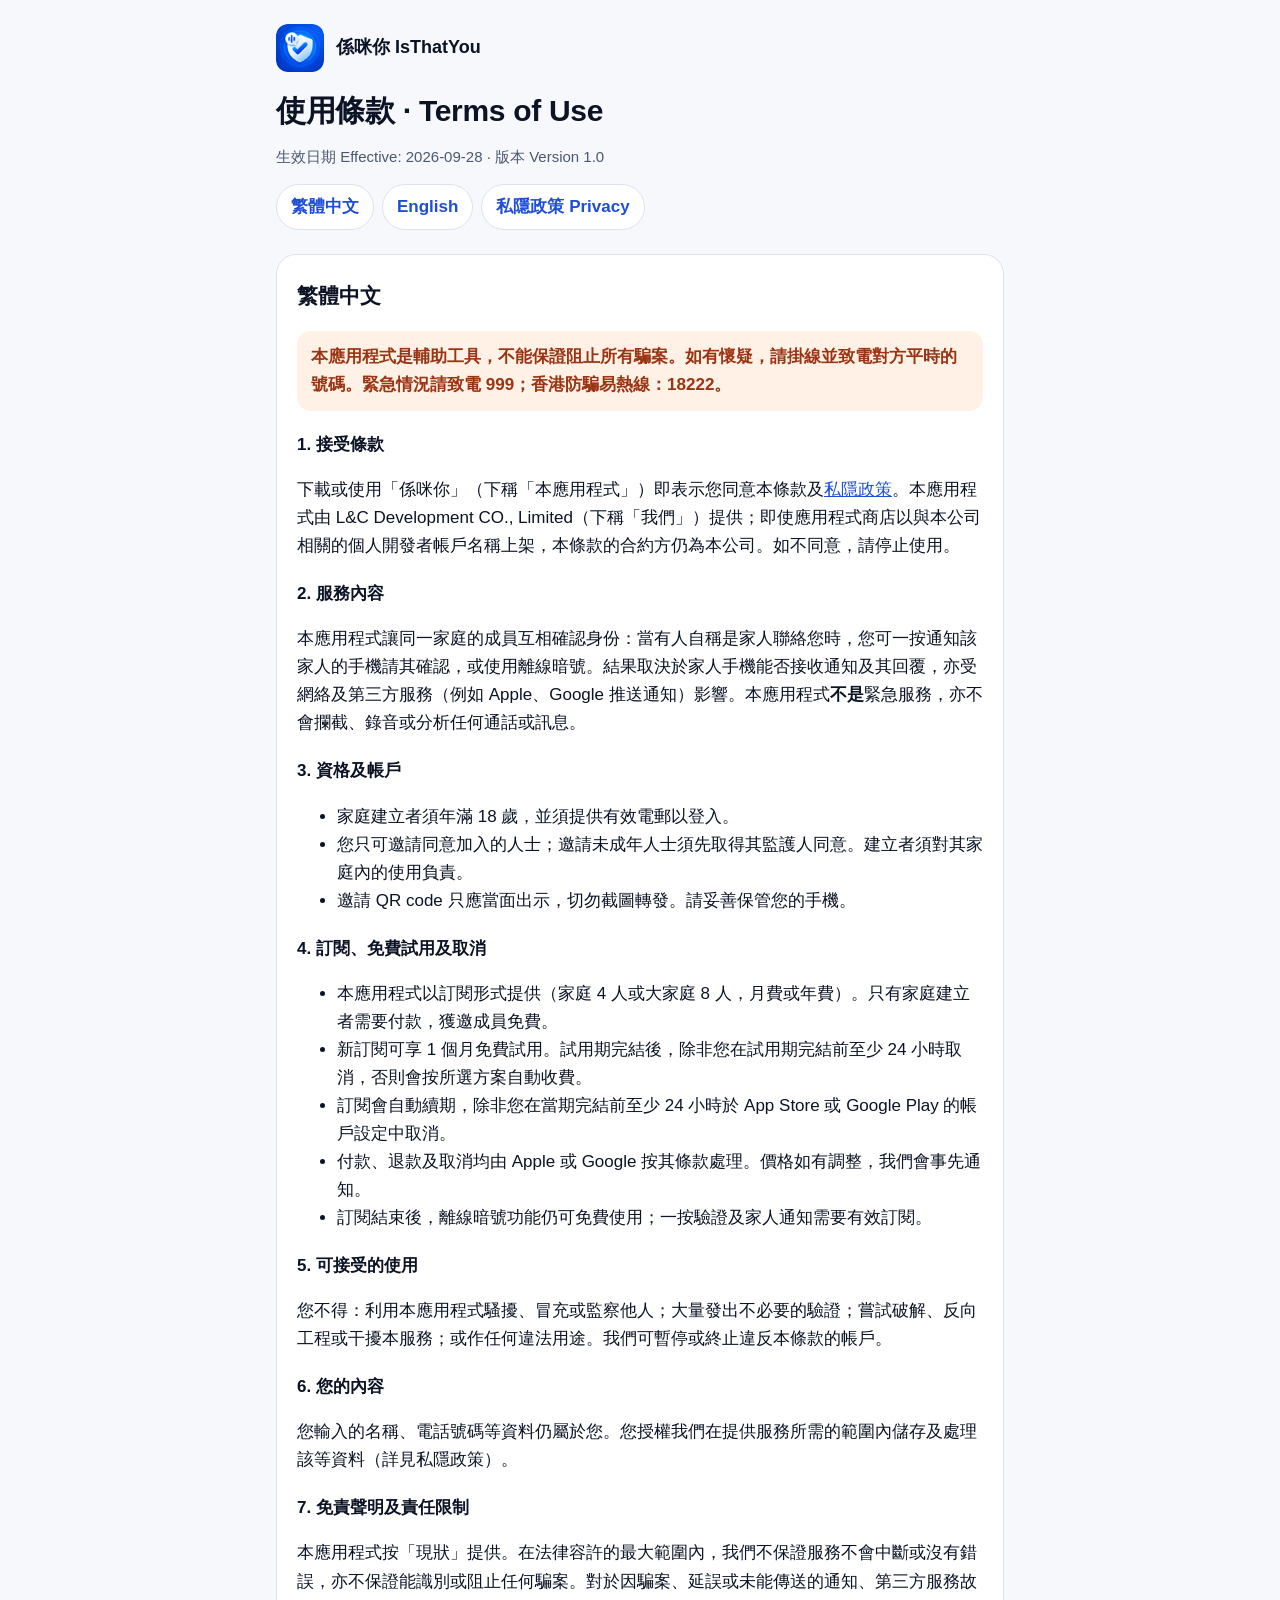
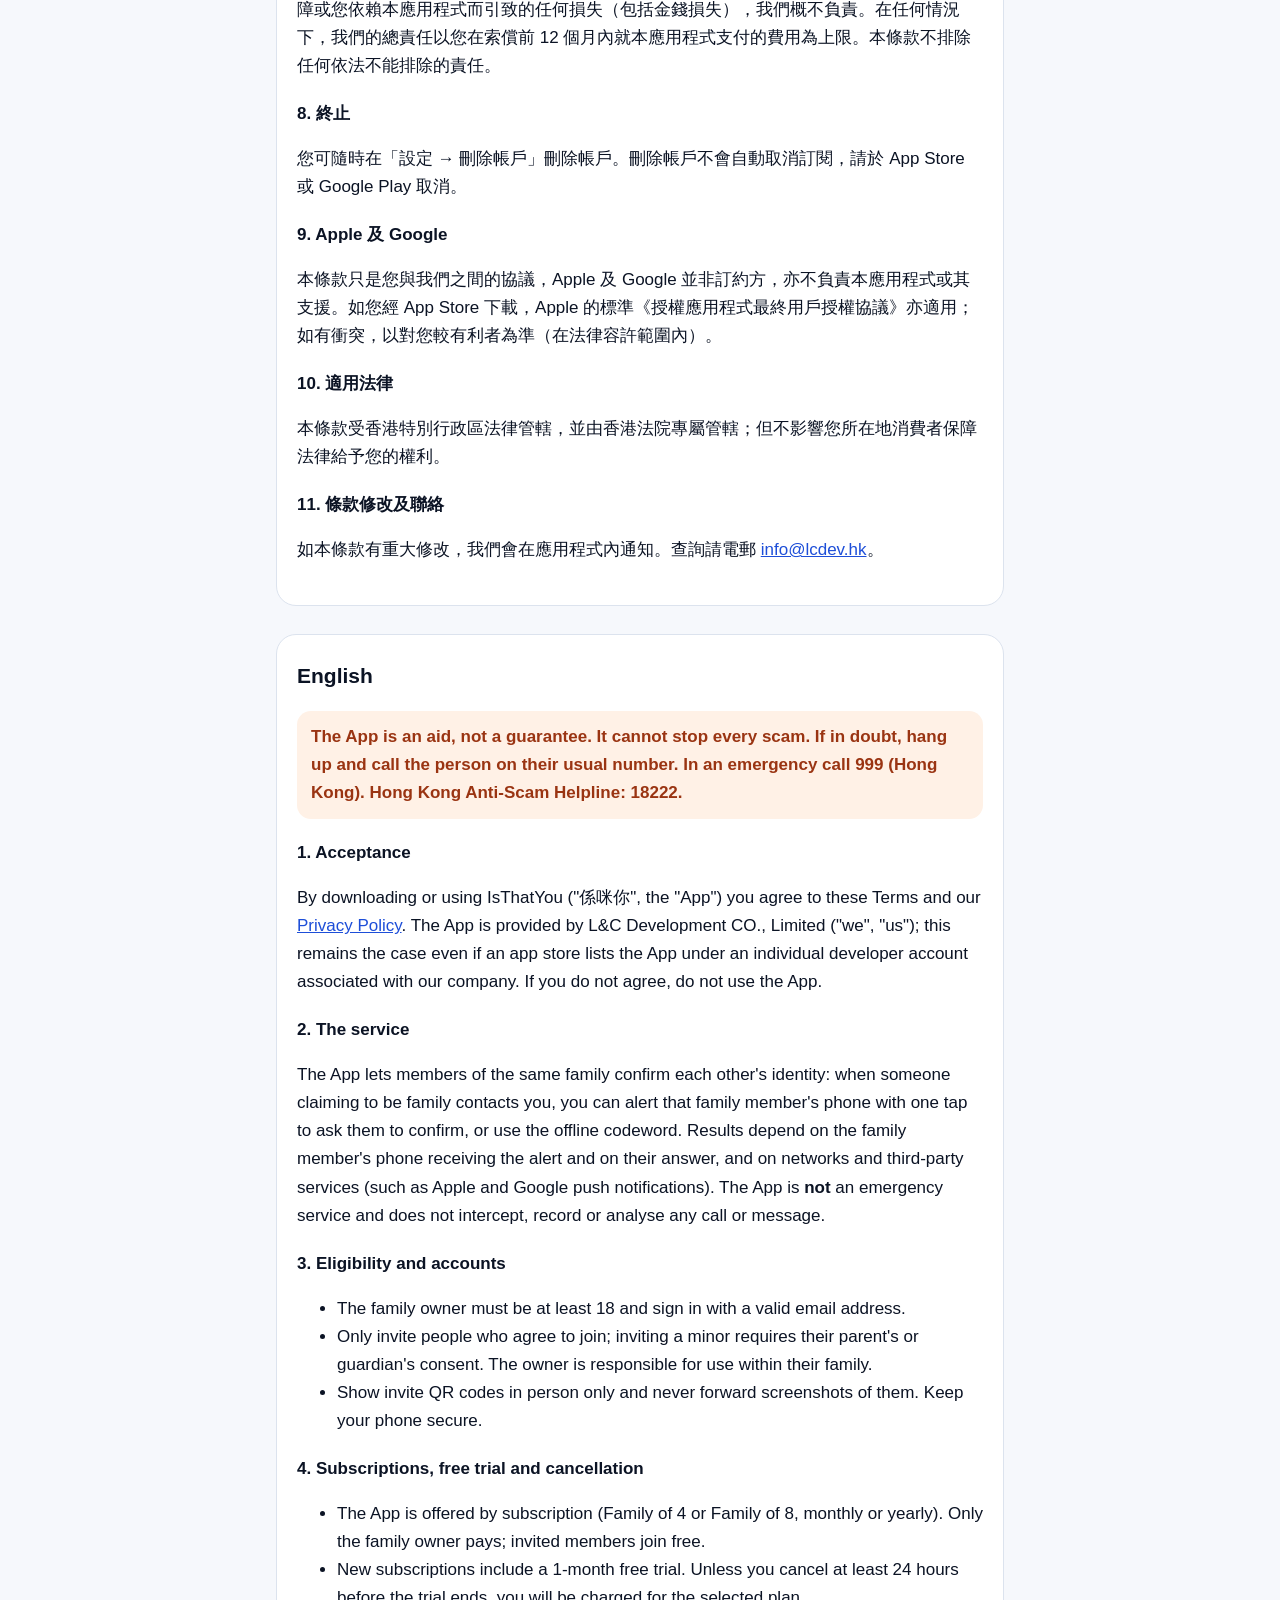
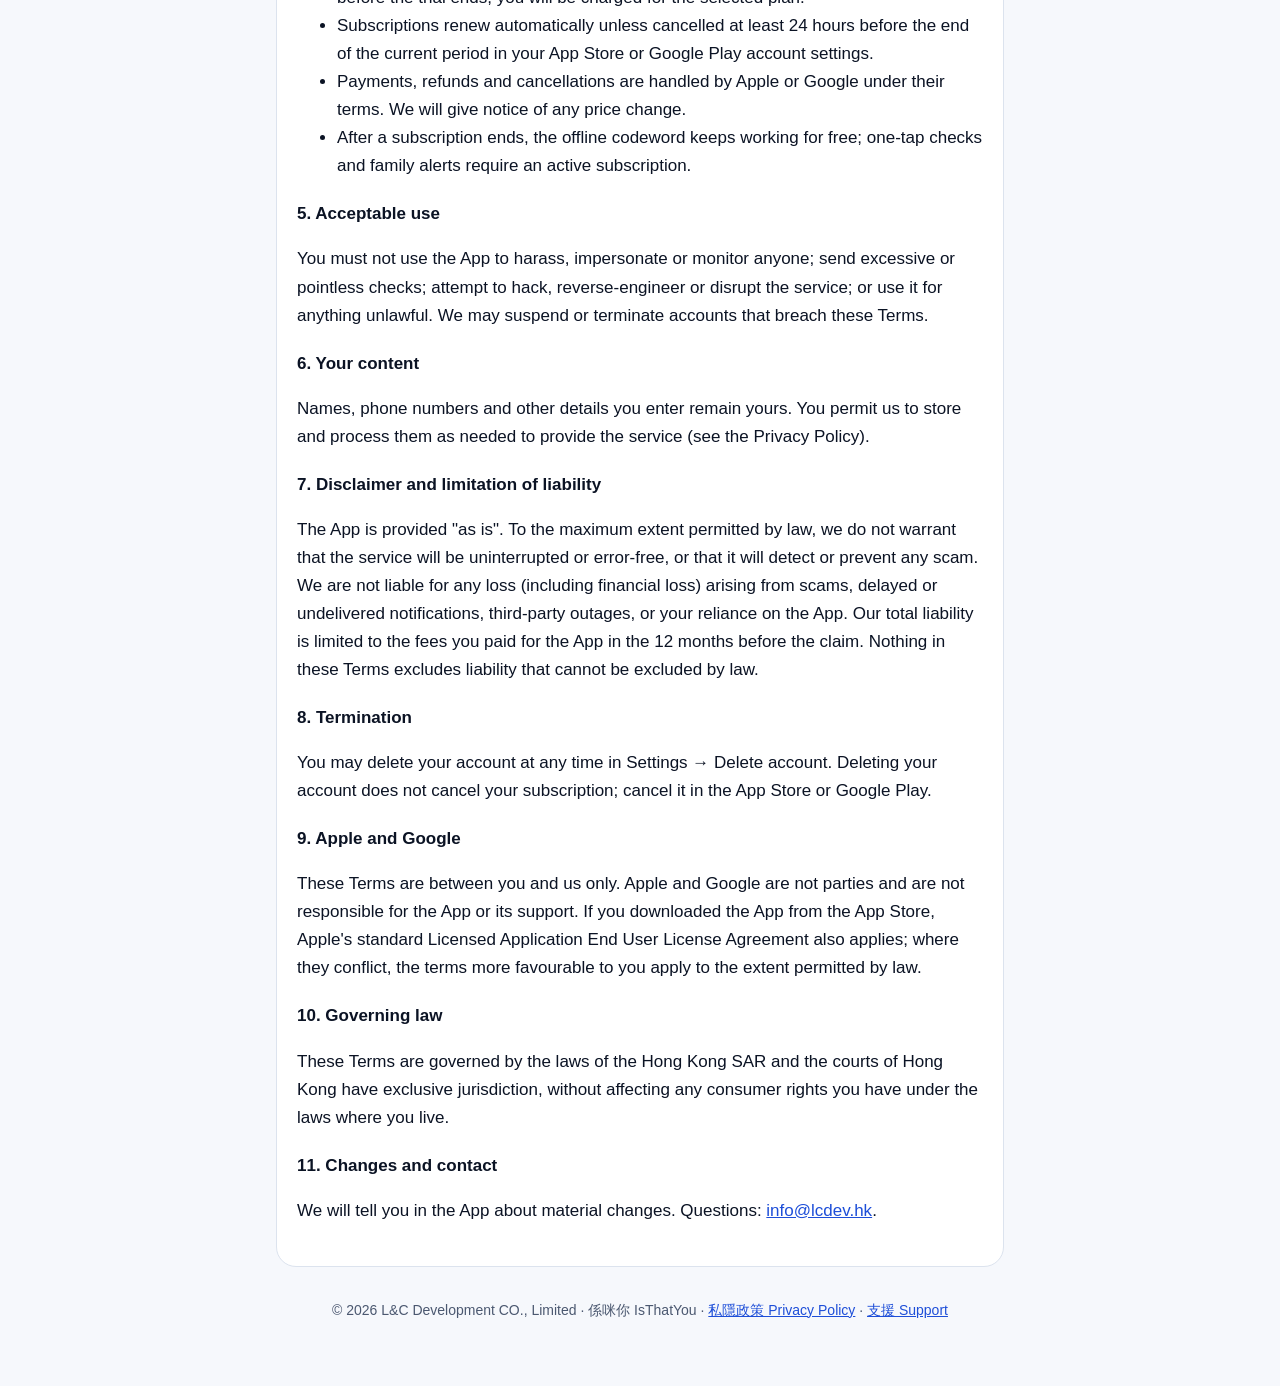
<file: terms.html>
<!doctype html>
<html lang="zh-HK">
<head>
<meta charset="utf-8">
<meta name="viewport" content="width=device-width, initial-scale=1">
<title>使用條款 Terms of Use · 係咪你 IsThatYou</title>
<meta name="description" content="係咪你 IsThatYou 使用條款。Terms of Use for the IsThatYou family anti-scam app.">
<link rel="icon" href="assets/favicon.png">
<link rel="stylesheet" href="assets/site.css">
</head>
<body>
<div class="wrap">
  <header class="top"><img src="assets/icon.png" alt=""><a href="./">係咪你 IsThatYou</a></header>
  <h1>使用條款 · Terms of Use</h1>
  <p class="muted">生效日期 Effective: 2026-09-28 · 版本 Version 1.0</p>
  <nav class="lang" aria-label="Language"><a href="#zh-HK">繁體中文</a><a href="#en">English</a><a href="privacy.html">私隱政策 Privacy</a></nav>

  <!-- ─────────────────────────── 繁體中文 ─────────────────────────── -->
  <section class="doc" id="zh-HK" lang="zh-HK">
    <h2 style="margin-top:0">繁體中文</h2>
    <p class="note">本應用程式是輔助工具，不能保證阻止所有騙案。如有懷疑，請掛線並致電對方平時的號碼。緊急情況請致電 999；香港防騙易熱線：18222。</p>

    <h3>1. 接受條款</h3>
    <p>下載或使用「係咪你」（下稱「本應用程式」）即表示您同意本條款及<a href="privacy.html">私隱政策</a>。本應用程式由 L&amp;C Development CO., Limited（下稱「我們」）提供；即使應用程式商店以與本公司相關的個人開發者帳戶名稱上架，本條款的合約方仍為本公司。如不同意，請停止使用。</p>

    <h3>2. 服務內容</h3>
    <p>本應用程式讓同一家庭的成員互相確認身份：當有人自稱是家人聯絡您時，您可一按通知該家人的手機請其確認，或使用離線暗號。結果取決於家人手機能否接收通知及其回覆，亦受網絡及第三方服務（例如 Apple、Google 推送通知）影響。本應用程式<strong>不是</strong>緊急服務，亦不會攔截、錄音或分析任何通話或訊息。</p>

    <h3>3. 資格及帳戶</h3>
    <ul>
      <li>家庭建立者須年滿 18 歲，並須提供有效電郵以登入。</li>
      <li>您只可邀請同意加入的人士；邀請未成年人士須先取得其監護人同意。建立者須對其家庭內的使用負責。</li>
      <li>邀請 QR code 只應當面出示，切勿截圖轉發。請妥善保管您的手機。</li>
    </ul>

    <h3>4. 訂閱、免費試用及取消</h3>
    <ul>
      <li>本應用程式以訂閱形式提供（家庭 4 人或大家庭 8 人，月費或年費）。只有家庭建立者需要付款，獲邀成員免費。</li>
      <li>新訂閱可享 1 個月免費試用。試用期完結後，除非您在試用期完結前至少 24 小時取消，否則會按所選方案自動收費。</li>
      <li>訂閱會自動續期，除非您在當期完結前至少 24 小時於 App Store 或 Google Play 的帳戶設定中取消。</li>
      <li>付款、退款及取消均由 Apple 或 Google 按其條款處理。價格如有調整，我們會事先通知。</li>
      <li>訂閱結束後，離線暗號功能仍可免費使用；一按驗證及家人通知需要有效訂閱。</li>
    </ul>

    <h3>5. 可接受的使用</h3>
    <p>您不得：利用本應用程式騷擾、冒充或監察他人；大量發出不必要的驗證；嘗試破解、反向工程或干擾本服務；或作任何違法用途。我們可暫停或終止違反本條款的帳戶。</p>

    <h3>6. 您的內容</h3>
    <p>您輸入的名稱、電話號碼等資料仍屬於您。您授權我們在提供服務所需的範圍內儲存及處理該等資料（詳見私隱政策）。</p>

    <h3>7. 免責聲明及責任限制</h3>
    <p>本應用程式按「現狀」提供。在法律容許的最大範圍內，我們不保證服務不會中斷或沒有錯誤，亦不保證能識別或阻止任何騙案。對於因騙案、延誤或未能傳送的通知、第三方服務故障或您依賴本應用程式而引致的任何損失（包括金錢損失），我們概不負責。在任何情況下，我們的總責任以您在索償前 12 個月內就本應用程式支付的費用為上限。本條款不排除任何依法不能排除的責任。</p>

    <h3>8. 終止</h3>
    <p>您可隨時在「設定 → 刪除帳戶」刪除帳戶。刪除帳戶不會自動取消訂閱，請於 App Store 或 Google Play 取消。</p>

    <h3>9. Apple 及 Google</h3>
    <p>本條款只是您與我們之間的協議，Apple 及 Google 並非訂約方，亦不負責本應用程式或其支援。如您經 App Store 下載，Apple 的標準《授權應用程式最終用戶授權協議》亦適用；如有衝突，以對您較有利者為準（在法律容許範圍內）。</p>

    <h3>10. 適用法律</h3>
    <p>本條款受香港特別行政區法律管轄，並由香港法院專屬管轄；但不影響您所在地消費者保障法律給予您的權利。</p>

    <h3>11. 條款修改及聯絡</h3>
    <p>如本條款有重大修改，我們會在應用程式內通知。查詢請電郵 <a href="mailto:info@lcdev.hk">info@lcdev.hk</a>。</p>
  </section>

  <!-- ─────────────────────────── English ─────────────────────────── -->
  <section class="doc" id="en" lang="en">
    <h2 style="margin-top:0">English</h2>
    <p class="note">The App is an aid, not a guarantee. It cannot stop every scam. If in doubt, hang up and call the person on their usual number. In an emergency call 999 (Hong Kong). Hong Kong Anti-Scam Helpline: 18222.</p>

    <h3>1. Acceptance</h3>
    <p>By downloading or using IsThatYou ("係咪你", the "App") you agree to these Terms and our <a href="privacy.html">Privacy Policy</a>. The App is provided by L&amp;C Development CO., Limited ("we", "us"); this remains the case even if an app store lists the App under an individual developer account associated with our company. If you do not agree, do not use the App.</p>

    <h3>2. The service</h3>
    <p>The App lets members of the same family confirm each other's identity: when someone claiming to be family contacts you, you can alert that family member's phone with one tap to ask them to confirm, or use the offline codeword. Results depend on the family member's phone receiving the alert and on their answer, and on networks and third-party services (such as Apple and Google push notifications). The App is <strong>not</strong> an emergency service and does not intercept, record or analyse any call or message.</p>

    <h3>3. Eligibility and accounts</h3>
    <ul>
      <li>The family owner must be at least 18 and sign in with a valid email address.</li>
      <li>Only invite people who agree to join; inviting a minor requires their parent's or guardian's consent. The owner is responsible for use within their family.</li>
      <li>Show invite QR codes in person only and never forward screenshots of them. Keep your phone secure.</li>
    </ul>

    <h3>4. Subscriptions, free trial and cancellation</h3>
    <ul>
      <li>The App is offered by subscription (Family of 4 or Family of 8, monthly or yearly). Only the family owner pays; invited members join free.</li>
      <li>New subscriptions include a 1-month free trial. Unless you cancel at least 24 hours before the trial ends, you will be charged for the selected plan.</li>
      <li>Subscriptions renew automatically unless cancelled at least 24 hours before the end of the current period in your App Store or Google Play account settings.</li>
      <li>Payments, refunds and cancellations are handled by Apple or Google under their terms. We will give notice of any price change.</li>
      <li>After a subscription ends, the offline codeword keeps working for free; one-tap checks and family alerts require an active subscription.</li>
    </ul>

    <h3>5. Acceptable use</h3>
    <p>You must not use the App to harass, impersonate or monitor anyone; send excessive or pointless checks; attempt to hack, reverse-engineer or disrupt the service; or use it for anything unlawful. We may suspend or terminate accounts that breach these Terms.</p>

    <h3>6. Your content</h3>
    <p>Names, phone numbers and other details you enter remain yours. You permit us to store and process them as needed to provide the service (see the Privacy Policy).</p>

    <h3>7. Disclaimer and limitation of liability</h3>
    <p>The App is provided "as is". To the maximum extent permitted by law, we do not warrant that the service will be uninterrupted or error-free, or that it will detect or prevent any scam. We are not liable for any loss (including financial loss) arising from scams, delayed or undelivered notifications, third-party outages, or your reliance on the App. Our total liability is limited to the fees you paid for the App in the 12 months before the claim. Nothing in these Terms excludes liability that cannot be excluded by law.</p>

    <h3>8. Termination</h3>
    <p>You may delete your account at any time in Settings → Delete account. Deleting your account does not cancel your subscription; cancel it in the App Store or Google Play.</p>

    <h3>9. Apple and Google</h3>
    <p>These Terms are between you and us only. Apple and Google are not parties and are not responsible for the App or its support. If you downloaded the App from the App Store, Apple's standard Licensed Application End User License Agreement also applies; where they conflict, the terms more favourable to you apply to the extent permitted by law.</p>

    <h3>10. Governing law</h3>
    <p>These Terms are governed by the laws of the Hong Kong SAR and the courts of Hong Kong have exclusive jurisdiction, without affecting any consumer rights you have under the laws where you live.</p>

    <h3>11. Changes and contact</h3>
    <p>We will tell you in the App about material changes. Questions: <a href="mailto:info@lcdev.hk">info@lcdev.hk</a>.</p>
  </section>

  <footer>© 2026 L&amp;C Development CO., Limited · 係咪你 IsThatYou · <a href="privacy.html">私隱政策 Privacy Policy</a> · <a href="./">支援 Support</a></footer>
</div>
</body>
</html>
</file>
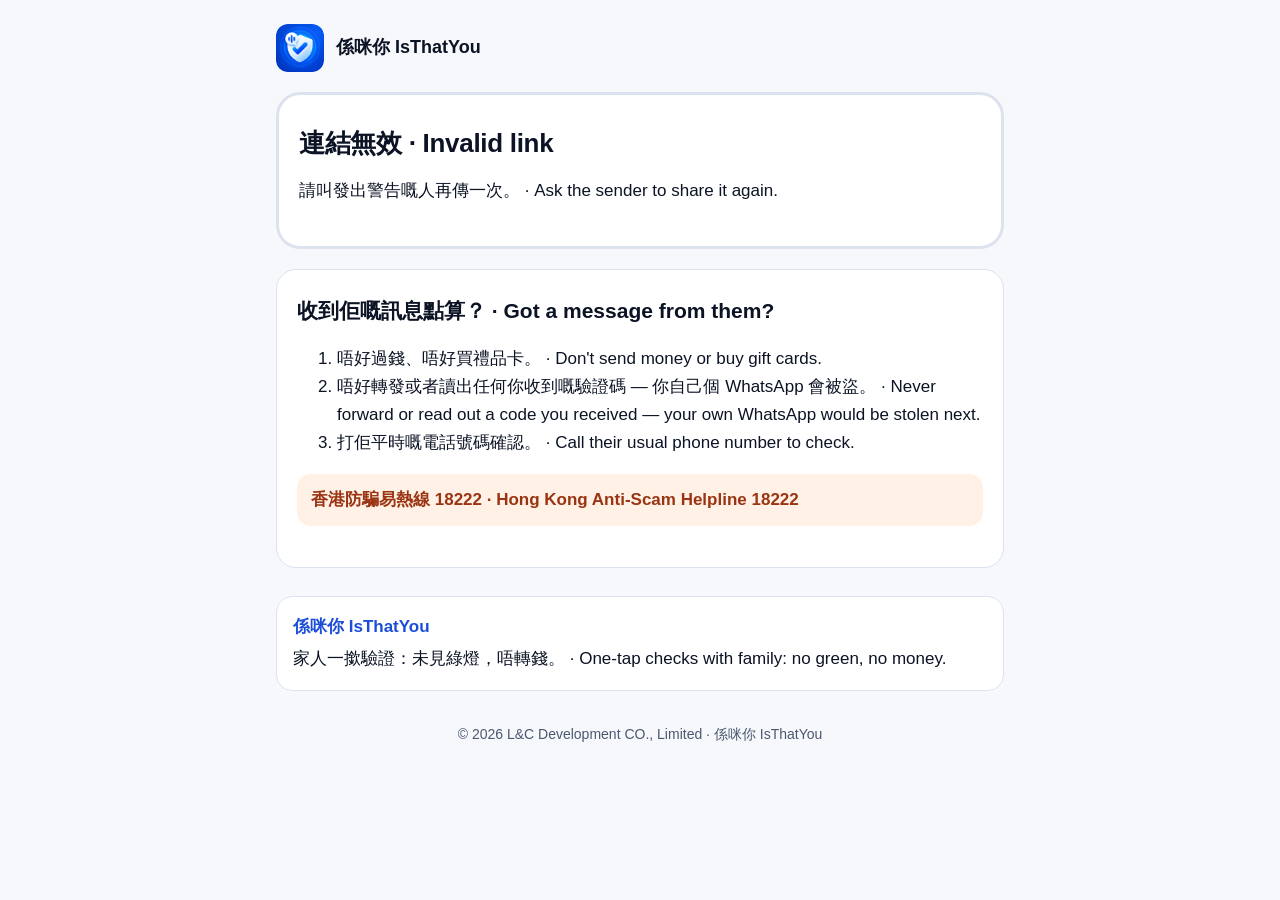
<file: w.html>
<!doctype html>
<html lang="zh-HK">
<head>
<meta charset="utf-8">
<meta name="viewport" content="width=device-width, initial-scale=1">
<meta name="robots" content="noindex">
<title>⚠️ 盜號警告 Hijack warning · 係咪你 IsThatYou</title>
<meta name="description" content="打開睇最新狀態：唔好過錢、唔好轉發驗證碼。Open for the live status: don't send money or forward codes.">
<meta property="og:title" content="⚠️ 盜號警告 · Hijack warning">
<meta property="og:description" content="佢個 WhatsApp／電話被盜用。唔好過錢、唔好轉發驗證碼。 · Their WhatsApp/phone was hijacked. Don't send money or forward codes.">
<meta property="og:image" content="https://isthatyou.lcdev.hk/assets/icon.png">
<link rel="icon" href="assets/favicon.png">
<link rel="stylesheet" href="assets/site.css">
<style>
  .status { border-radius: 24px; padding: 24px 20px; margin-bottom: 20px; border: 3px solid var(--border); background: var(--card); }
  .status.alert { border-color: #c81e1e; background: #fdecec; color: #7f1d1d; }
  .status.ok { border-color: #15803d; background: #e6f6ec; color: #14532d; }
  .status h1 { font-size: 26px; margin: 8px 0 6px; color: inherit; }
  .status p, .status li { color: inherit; }
  .status .when { font-weight: 600; opacity: .85; }
  .status ul { padding-left: 1.2em; margin: 10px 0; }
  .status li { font-weight: 700; margin: 4px 0; }
  .icon { font-size: 40px; line-height: 1; }
  .lang { font-size: 15px; opacity: .9; border-top: 1px solid rgba(0,0,0,.12); margin-top: 16px; padding-top: 12px; }
  @media (prefers-color-scheme: dark) {
    .status.alert { background: #2d1414; color: #fecaca; border-color: #f87171; }
    .status.ok { background: #0f2a1a; color: #bbf7d0; border-color: #4ade80; }
    .lang { border-top-color: rgba(255,255,255,.15); }
  }
</style>
</head>
<body>
<div class="wrap">
  <header class="top">
    <img src="assets/icon.png" alt="">
    <a href="./">係咪你 IsThatYou</a>
  </header>

  <section id="status" class="status" aria-live="polite">
    <p>載入緊… · Loading…</p>
  </section>

  <section class="doc">
    <h2 style="margin-top:0">收到佢嘅訊息點算？ · Got a message from them?</h2>
    <ol>
      <li>唔好過錢、唔好買禮品卡。 · Don't send money or buy gift cards.</li>
      <li>唔好轉發或者讀出任何你收到嘅驗證碼 — 你自己個 WhatsApp 會被盜。 · Never forward or read out a code you received — your own WhatsApp would be stolen next.</li>
      <li>打佢平時嘅電話號碼確認。 · Call their usual phone number to check.</li>
    </ol>
    <p class="note">香港防騙易熱線 18222 · Hong Kong Anti-Scam Helpline 18222</p>
  </section>

  <div class="cards">
    <a href="./"><strong>係咪你 IsThatYou</strong>家人一撳驗證：未見綠燈，唔轉錢。 · One-tap checks with family: no green, no money.</a>
  </div>
  <footer>© 2026 L&amp;C Development CO., Limited · 係咪你 IsThatYou</footer>
</div>

<script>
  // The token lives in the #fragment, so it never reaches the web server's logs.
  var API = "https://dztqvqobvcpmkvtmjezl.supabase.co/functions/v1/public-warning?t=";
  var box = document.getElementById("status");

  function when(iso, locale) {
    try {
      return new Intl.DateTimeFormat(locale, { month: "short", day: "numeric", hour: "numeric", minute: "2-digit" }).format(new Date(iso));
    } catch (e) {
      return iso;
    }
  }
  function el(tag, text, cls) {
    var node = document.createElement(tag);
    if (text) node.textContent = text; // textContent only: the name is user-provided.
    if (cls) node.className = cls;
    return node;
  }
  function list(items) {
    var ul = el("ul");
    items.forEach(function (t) { ul.appendChild(el("li", t)); });
    return ul;
  }
  function render(kind, parts) {
    box.className = "status " + kind;
    box.textContent = "";
    parts.forEach(function (p) { box.appendChild(p); });
  }

  window.addEventListener("hashchange", function () { location.reload(); });
  var token = decodeURIComponent(location.hash.slice(1));
  if (!/^[A-Za-z0-9_-]{24}$/.test(token)) {
    render("", [el("h1", "連結無效 · Invalid link"), el("p", "請叫發出警告嘅人再傳一次。 · Ask the sender to share it again.")]);
  } else {
    fetch(API + encodeURIComponent(token))
      .then(function (res) { return res.json().then(function (body) { return { status: res.status, body: body }; }); })
      .then(function (r) {
        if (r.status === 404) {
          render("", [el("h1", "搵唔到呢個警告 · Warning not found"), el("p", "連結可能打錯。 · The link may be mistyped.")]);
          return;
        }
        if (r.status !== 200) throw new Error("status " + r.status);
        var w = r.body;
        var name = w.name;
        if (w.active) {
          var zh = el("div");
          zh.appendChild(el("div", "⚠️", "icon"));
          zh.appendChild(el("h1", name + " 嘅 WhatsApp／電話被盜用"));
          zh.appendChild(el("p", "由 " + when(w.startedAt, "zh-HK") + " 開始，預計 " + when(w.endsAt, "zh-HK") + " 解除。", "when"));
          zh.appendChild(el("p", "任何用 " + name + " 名義嘅以下要求，一律係騙徒："));
          zh.appendChild(list(["借錢、叫你過數", "買禮品卡、點數卡", "叫你轉發或者讀出收到嘅驗證碼"]));
          var en = el("div", null, "lang");
          en.appendChild(el("p", name + "'s WhatsApp or phone has been hijacked (since " + when(w.startedAt, "en-GB") + "). Anyone using their name to ask for money, a transfer, gift cards, or a code you received is a scammer."));
          render("alert", [zh, en]);
        } else {
          var done = el("div");
          done.appendChild(el("div", "✅", "icon"));
          done.appendChild(el("h1", name + " 已經解除盜號警告"));
          done.appendChild(el("p", "已於 " + when(w.endedAt || w.endsAt, "zh-HK") + " 解除。仍然收到可疑訊息？打佢平時嘅電話確認。", "when"));
          done.appendChild(el("p", name + " has ended the hijack warning (" + when(w.endedAt || w.endsAt, "en-GB") + "). Still getting odd messages? Call their usual number.", "lang"));
          render("ok", [done]);
        }
      })
      .catch(function () {
        render("", [el("h1", "暫時載入唔到 · Couldn't load"), el("p", "請稍後再試。期間唔好過錢、唔好轉發驗證碼。 · Try again soon. Meanwhile, send no money and forward no codes.")]);
      });
  }
</script>
</body>
</html>
</file>
<file: assets/site.css>
:root {
  --bg: #f6f8fc;
  --card: #ffffff;
  --text: #0b1324;
  --muted: #4b5870;
  --brand: #1d4ed8;
  --border: #dce3ee;
  --soft: #eaf1ff;
  --warn-bg: #fff1e6;
  --warn: #9a3412;
  color-scheme: light dark;
}
@media (prefers-color-scheme: dark) {
  :root {
    --bg: #070d1a;
    --card: #0f1829;
    --text: #f1f5f9;
    --muted: #a5b4cb;
    --brand: #7aa2ff;
    --border: #24324f;
    --soft: #16264a;
    --warn-bg: #2e1a0e;
    --warn: #fdba74;
  }
}
* { box-sizing: border-box; }
html { -webkit-text-size-adjust: 100%; }
body {
  margin: 0;
  background: var(--bg);
  color: var(--text);
  font: 17px/1.65 -apple-system, BlinkMacSystemFont, "Segoe UI", "PingFang HK", "Noto Sans HK", "Microsoft JhengHei", Roboto, sans-serif;
}
.wrap { max-width: 760px; margin: 0 auto; padding: 24px 16px 64px; }
header.top { display: flex; align-items: center; gap: 12px; margin-bottom: 20px; }
header.top img { width: 48px; height: 48px; border-radius: 12px; }
header.top a { color: inherit; text-decoration: none; font-weight: 700; font-size: 18px; }
nav.lang { display: flex; gap: 8px; flex-wrap: wrap; margin: 8px 0 24px; }
nav.lang a {
  padding: 8px 14px; border-radius: 999px; border: 1px solid var(--border);
  color: var(--brand); text-decoration: none; font-weight: 600; background: var(--card);
}
h1 { font-size: 30px; line-height: 1.25; margin: 0 0 4px; letter-spacing: -0.3px; }
h2 { font-size: 21px; margin: 36px 0 8px; }
h3 { font-size: 17px; margin: 20px 0 4px; }
p, li { color: var(--text); }
.muted { color: var(--muted); font-size: 15px; }
section.doc { background: var(--card); border: 1px solid var(--border); border-radius: 20px; padding: 24px 20px; margin-bottom: 28px; }
.note { background: var(--warn-bg); color: var(--warn); border-radius: 14px; padding: 12px 14px; font-weight: 600; }
table { width: 100%; border-collapse: collapse; font-size: 15px; margin: 8px 0 12px; }
th, td { text-align: left; vertical-align: top; padding: 10px 8px; border-bottom: 1px solid var(--border); }
th { color: var(--muted); font-weight: 600; }
.table-scroll { overflow-x: auto; }
a { color: var(--brand); }
footer { color: var(--muted); font-size: 14px; text-align: center; margin-top: 32px; }
.cards { display: grid; gap: 12px; grid-template-columns: repeat(auto-fit, minmax(220px, 1fr)); }
.cards a { display: block; padding: 16px; border-radius: 16px; background: var(--card); border: 1px solid var(--border); text-decoration: none; color: var(--text); }
.cards a strong { display: block; color: var(--brand); margin-bottom: 4px; }
.hero { text-align: center; padding: 16px 0 24px; }
.hero img { width: 112px; height: 112px; border-radius: 26px; box-shadow: 0 12px 32px rgba(29, 78, 216, 0.28); }
</file>
